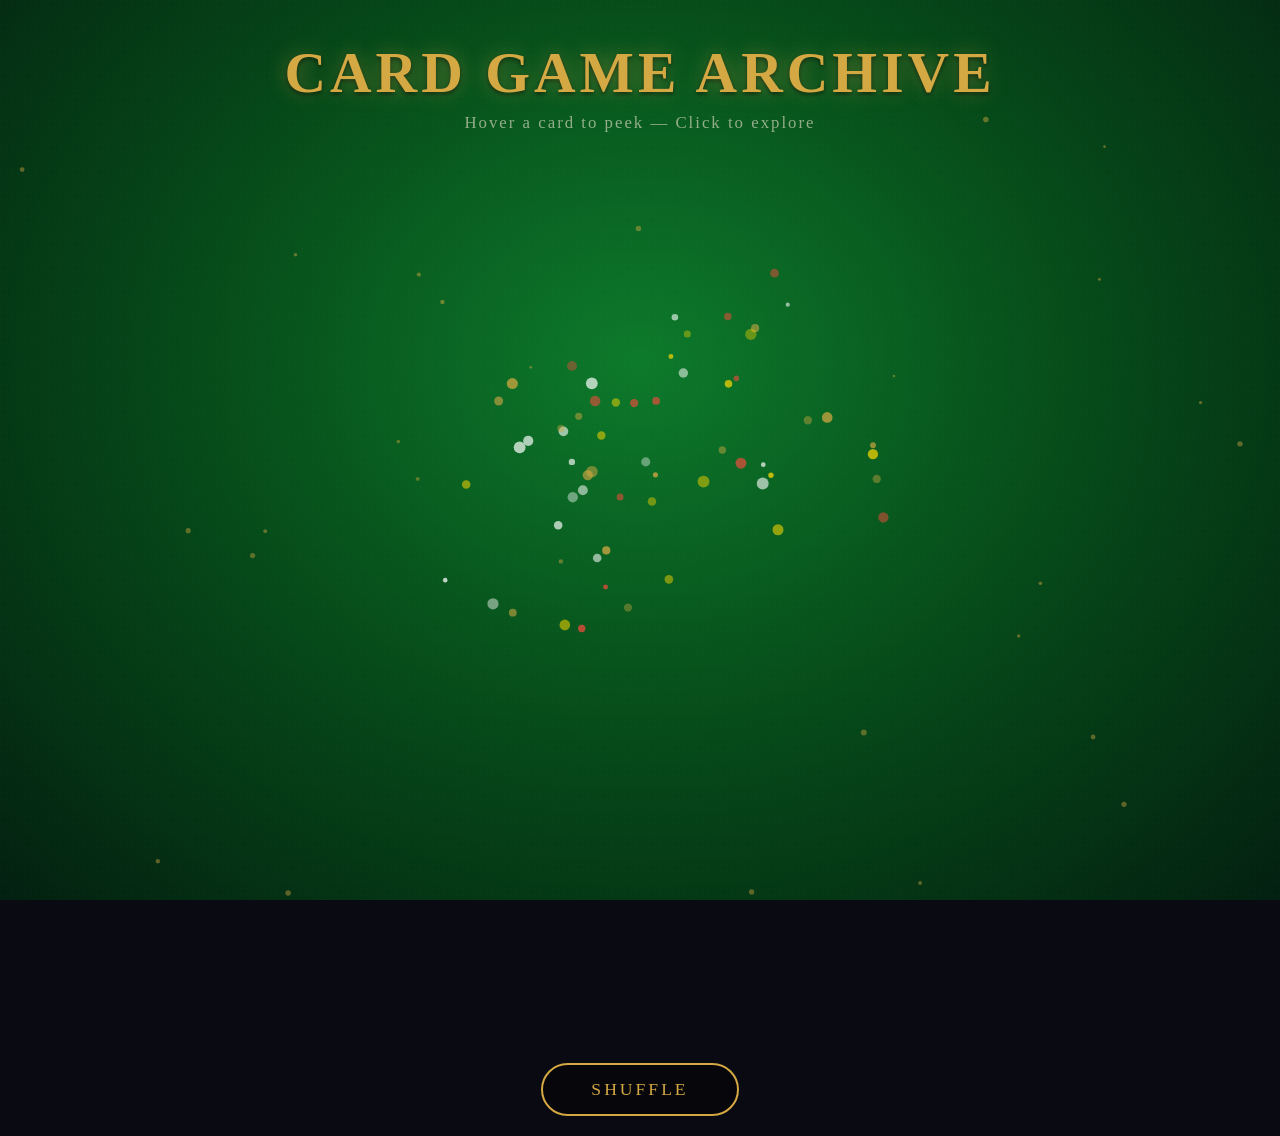
<file: card-archive/index.html>
<!DOCTYPE html>
<html lang="en">
<head>
  <meta charset="UTF-8">
  <meta name="viewport" content="width=device-width, initial-scale=1.0">
  <title>Card Game Archive</title>
  <link rel="stylesheet" href="style.css">
</head>
<body>
  <div class="felt-bg"></div>

  <header>
    <h1 class="title">Card Game Archive</h1>
    <p class="subtitle">Hover a card to peek &mdash; Click to explore</p>
  </header>

  <div class="table-scene">
    <div class="deck" id="deck"></div>
  </div>

  <div class="shuffle-btn-wrap">
    <button id="shuffleBtn" class="shuffle-btn">Shuffle</button>
  </div>

  <canvas id="particles"></canvas>

  <script src="cards.js"></script>
  <script src="main.js"></script>
</body>
</html>
</file>
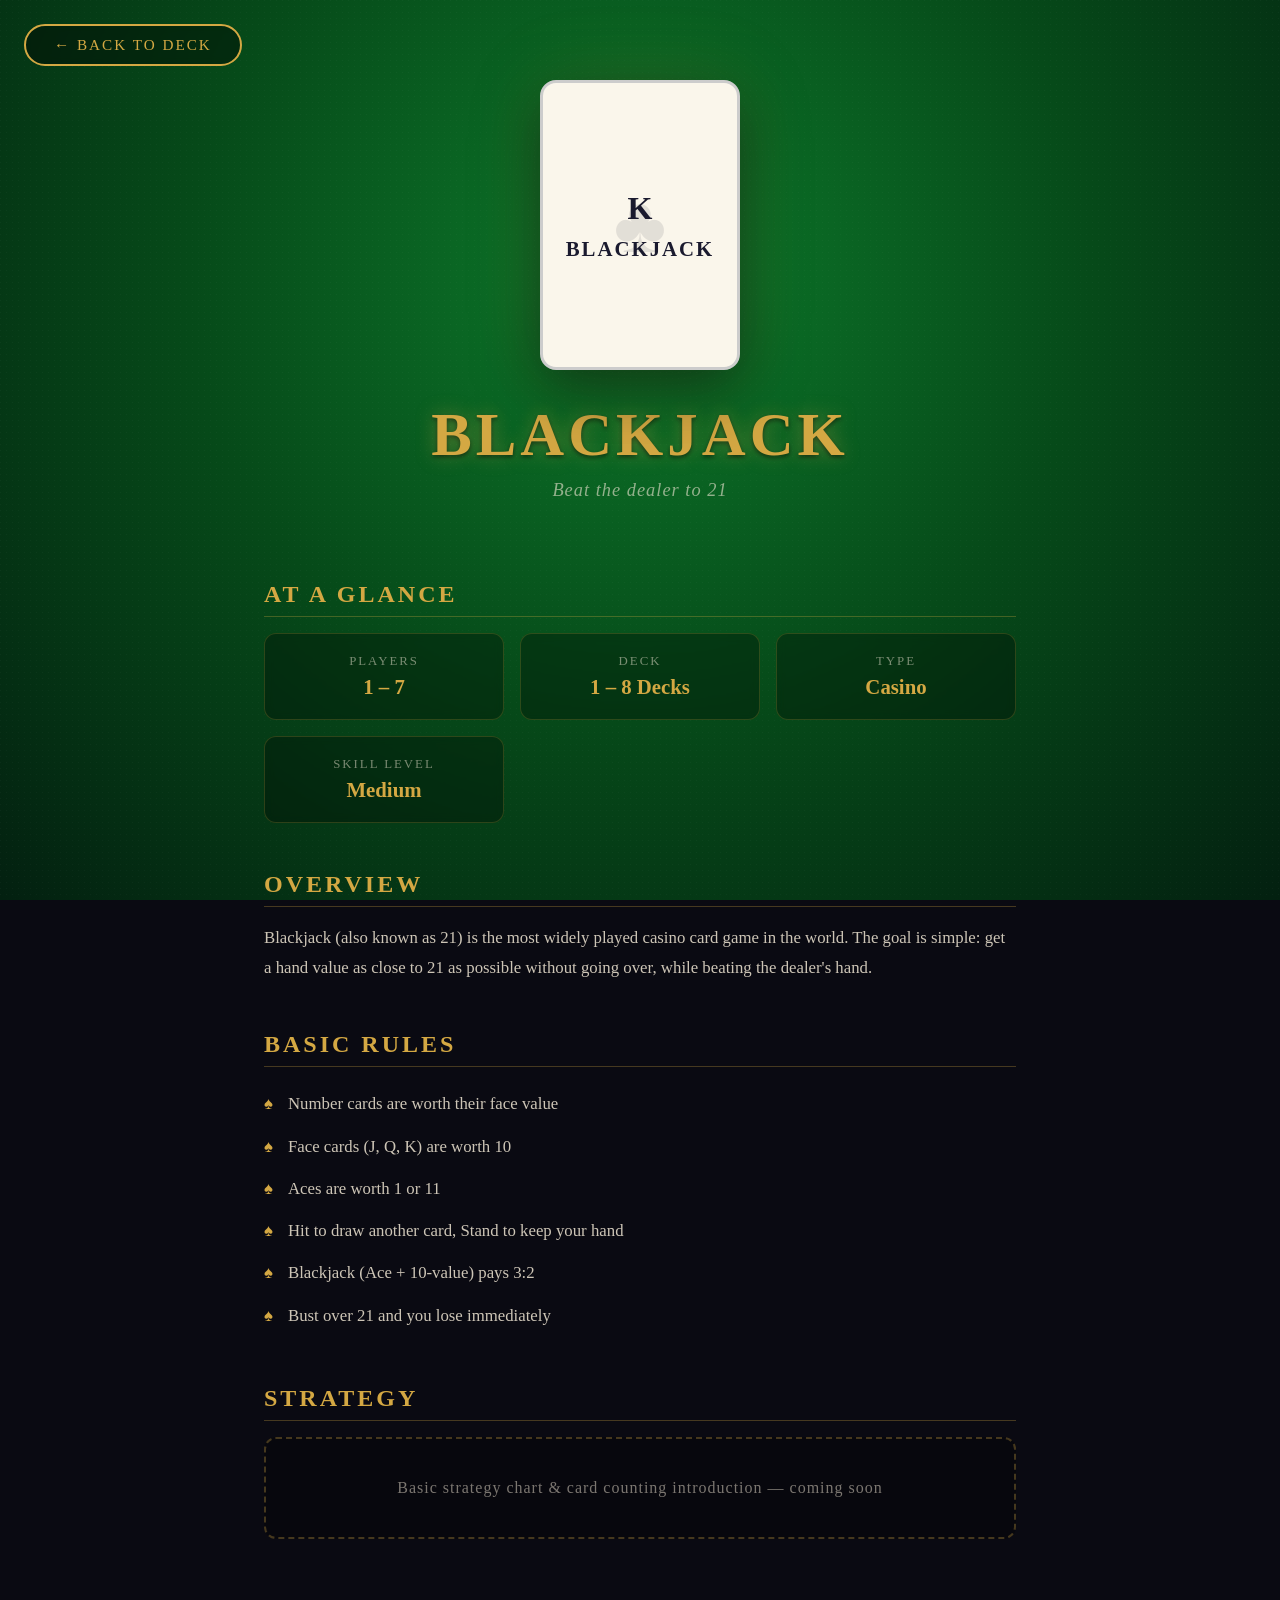
<file: card-archive/games/blackjack.html>
<!DOCTYPE html>
<html lang="en">
<head>
  <meta charset="UTF-8">
  <meta name="viewport" content="width=device-width, initial-scale=1.0">
  <title>Blackjack — Card Game Archive</title>
  <link rel="stylesheet" href="game-style.css">
</head>
<body>
  <div class="felt-bg"></div>
  <a href="../index.html" class="back-btn">&larr; Back to Deck</a>

  <div class="game-hero">
    <div class="hero-card" style="color: #1a1a2e">
      <span class="big-suit">&#9827;</span>
      <span class="game-rank">K</span>
      <span class="game-label">Blackjack</span>
    </div>
    <h1 class="game-title">Blackjack</h1>
    <p class="game-tagline">Beat the dealer to 21</p>
  </div>

  <div class="game-content">
    <div class="section">
      <h2 class="section-title">At a Glance</h2>
      <div class="info-grid">
        <div class="info-card">
          <div class="label">Players</div>
          <div class="value">1 – 7</div>
        </div>
        <div class="info-card">
          <div class="label">Deck</div>
          <div class="value">1 – 8 Decks</div>
        </div>
        <div class="info-card">
          <div class="label">Type</div>
          <div class="value">Casino</div>
        </div>
        <div class="info-card">
          <div class="label">Skill Level</div>
          <div class="value">Medium</div>
        </div>
      </div>
    </div>

    <div class="section">
      <h2 class="section-title">Overview</h2>
      <p>Blackjack (also known as 21) is the most widely played casino card game in the world. The goal is simple: get a hand value as close to 21 as possible without going over, while beating the dealer's hand.</p>
    </div>

    <div class="section">
      <h2 class="section-title">Basic Rules</h2>
      <ul>
        <li>Number cards are worth their face value</li>
        <li>Face cards (J, Q, K) are worth 10</li>
        <li>Aces are worth 1 or 11</li>
        <li>Hit to draw another card, Stand to keep your hand</li>
        <li>Blackjack (Ace + 10-value) pays 3:2</li>
        <li>Bust over 21 and you lose immediately</li>
      </ul>
    </div>

    <div class="section">
      <h2 class="section-title">Strategy</h2>
      <div class="placeholder-box">
        Basic strategy chart &amp; card counting introduction — coming soon
      </div>
    </div>
  </div>
</body>
</html>
</file>
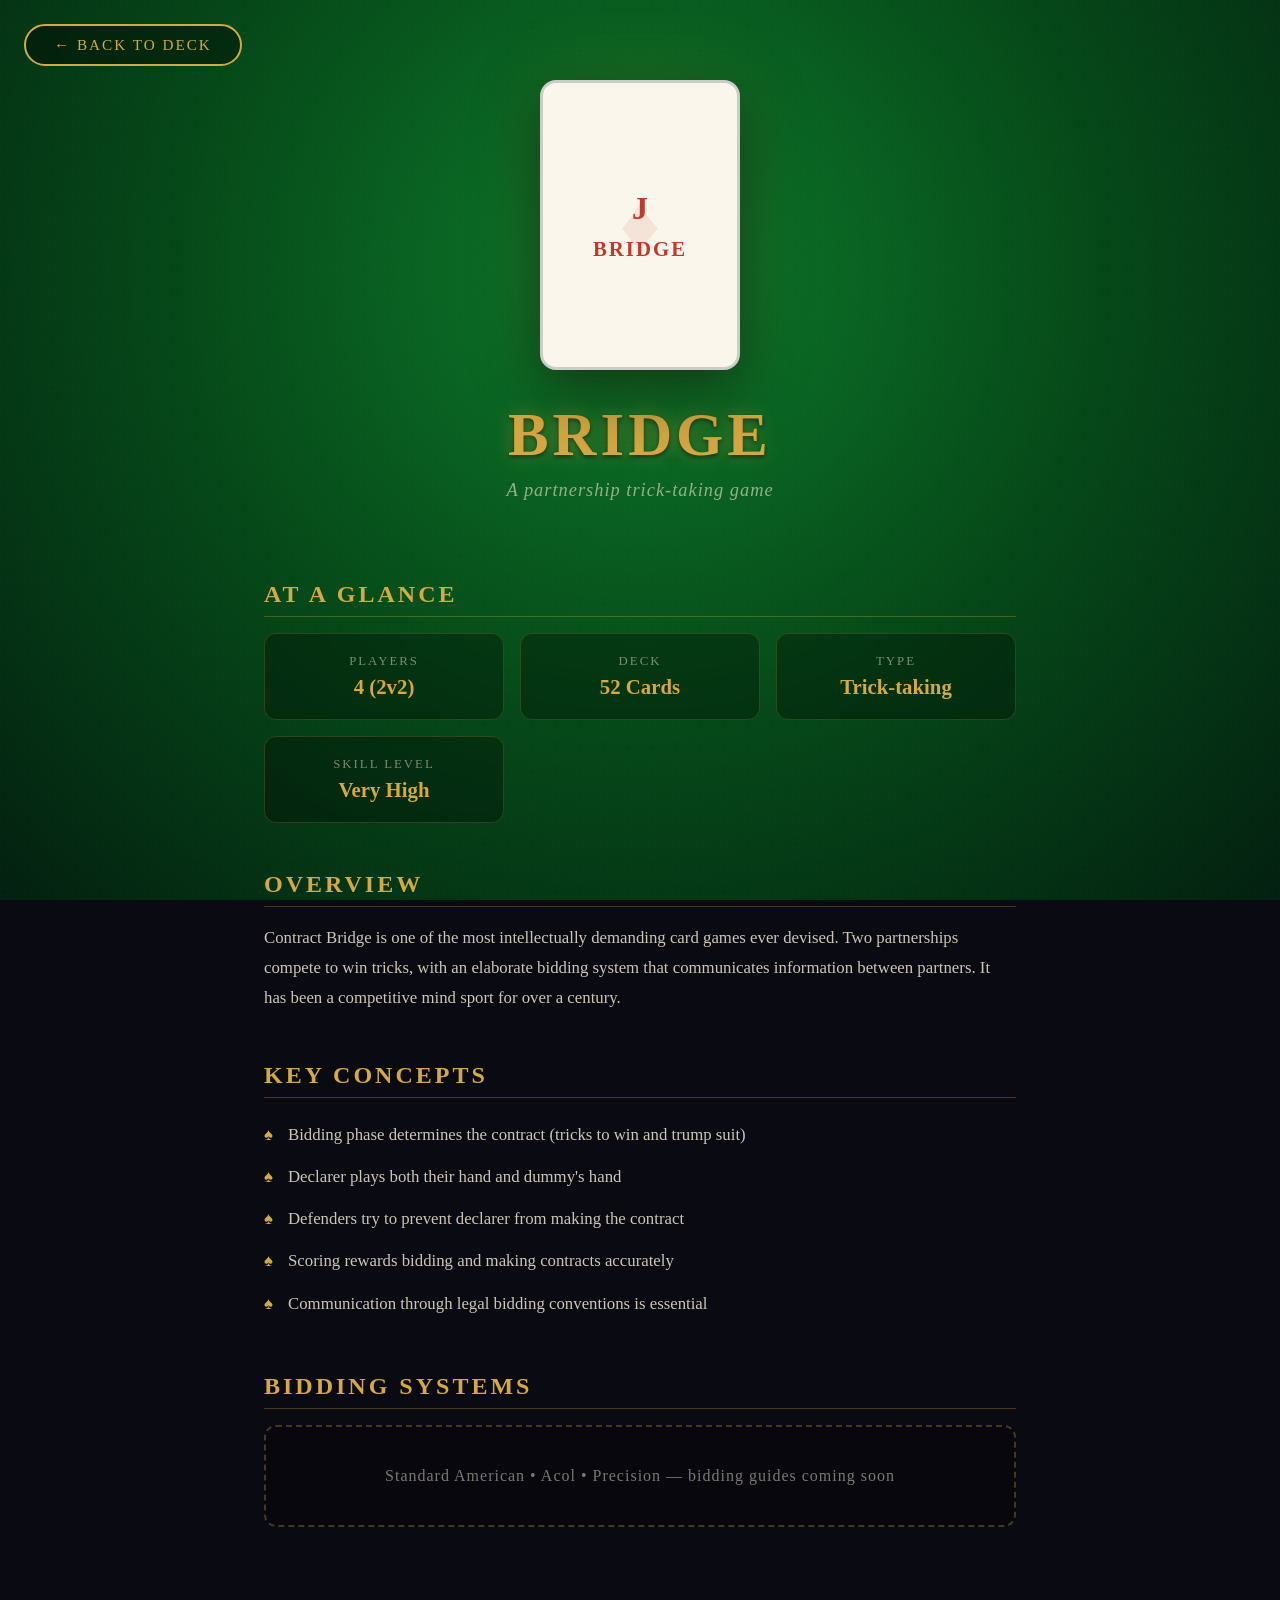
<file: card-archive/games/bridge.html>
<!DOCTYPE html>
<html lang="en">
<head>
  <meta charset="UTF-8">
  <meta name="viewport" content="width=device-width, initial-scale=1.0">
  <title>Bridge — Card Game Archive</title>
  <link rel="stylesheet" href="game-style.css">
</head>
<body>
  <div class="felt-bg"></div>
  <a href="../index.html" class="back-btn">&larr; Back to Deck</a>

  <div class="game-hero">
    <div class="hero-card" style="color: #c0392b">
      <span class="big-suit">&#9830;</span>
      <span class="game-rank">J</span>
      <span class="game-label">Bridge</span>
    </div>
    <h1 class="game-title">Bridge</h1>
    <p class="game-tagline">A partnership trick-taking game</p>
  </div>

  <div class="game-content">
    <div class="section">
      <h2 class="section-title">At a Glance</h2>
      <div class="info-grid">
        <div class="info-card">
          <div class="label">Players</div>
          <div class="value">4 (2v2)</div>
        </div>
        <div class="info-card">
          <div class="label">Deck</div>
          <div class="value">52 Cards</div>
        </div>
        <div class="info-card">
          <div class="label">Type</div>
          <div class="value">Trick-taking</div>
        </div>
        <div class="info-card">
          <div class="label">Skill Level</div>
          <div class="value">Very High</div>
        </div>
      </div>
    </div>

    <div class="section">
      <h2 class="section-title">Overview</h2>
      <p>Contract Bridge is one of the most intellectually demanding card games ever devised. Two partnerships compete to win tricks, with an elaborate bidding system that communicates information between partners. It has been a competitive mind sport for over a century.</p>
    </div>

    <div class="section">
      <h2 class="section-title">Key Concepts</h2>
      <ul>
        <li>Bidding phase determines the contract (tricks to win and trump suit)</li>
        <li>Declarer plays both their hand and dummy's hand</li>
        <li>Defenders try to prevent declarer from making the contract</li>
        <li>Scoring rewards bidding and making contracts accurately</li>
        <li>Communication through legal bidding conventions is essential</li>
      </ul>
    </div>

    <div class="section">
      <h2 class="section-title">Bidding Systems</h2>
      <div class="placeholder-box">
        Standard American &bull; Acol &bull; Precision — bidding guides coming soon
      </div>
    </div>
  </div>
</body>
</html>
</file>
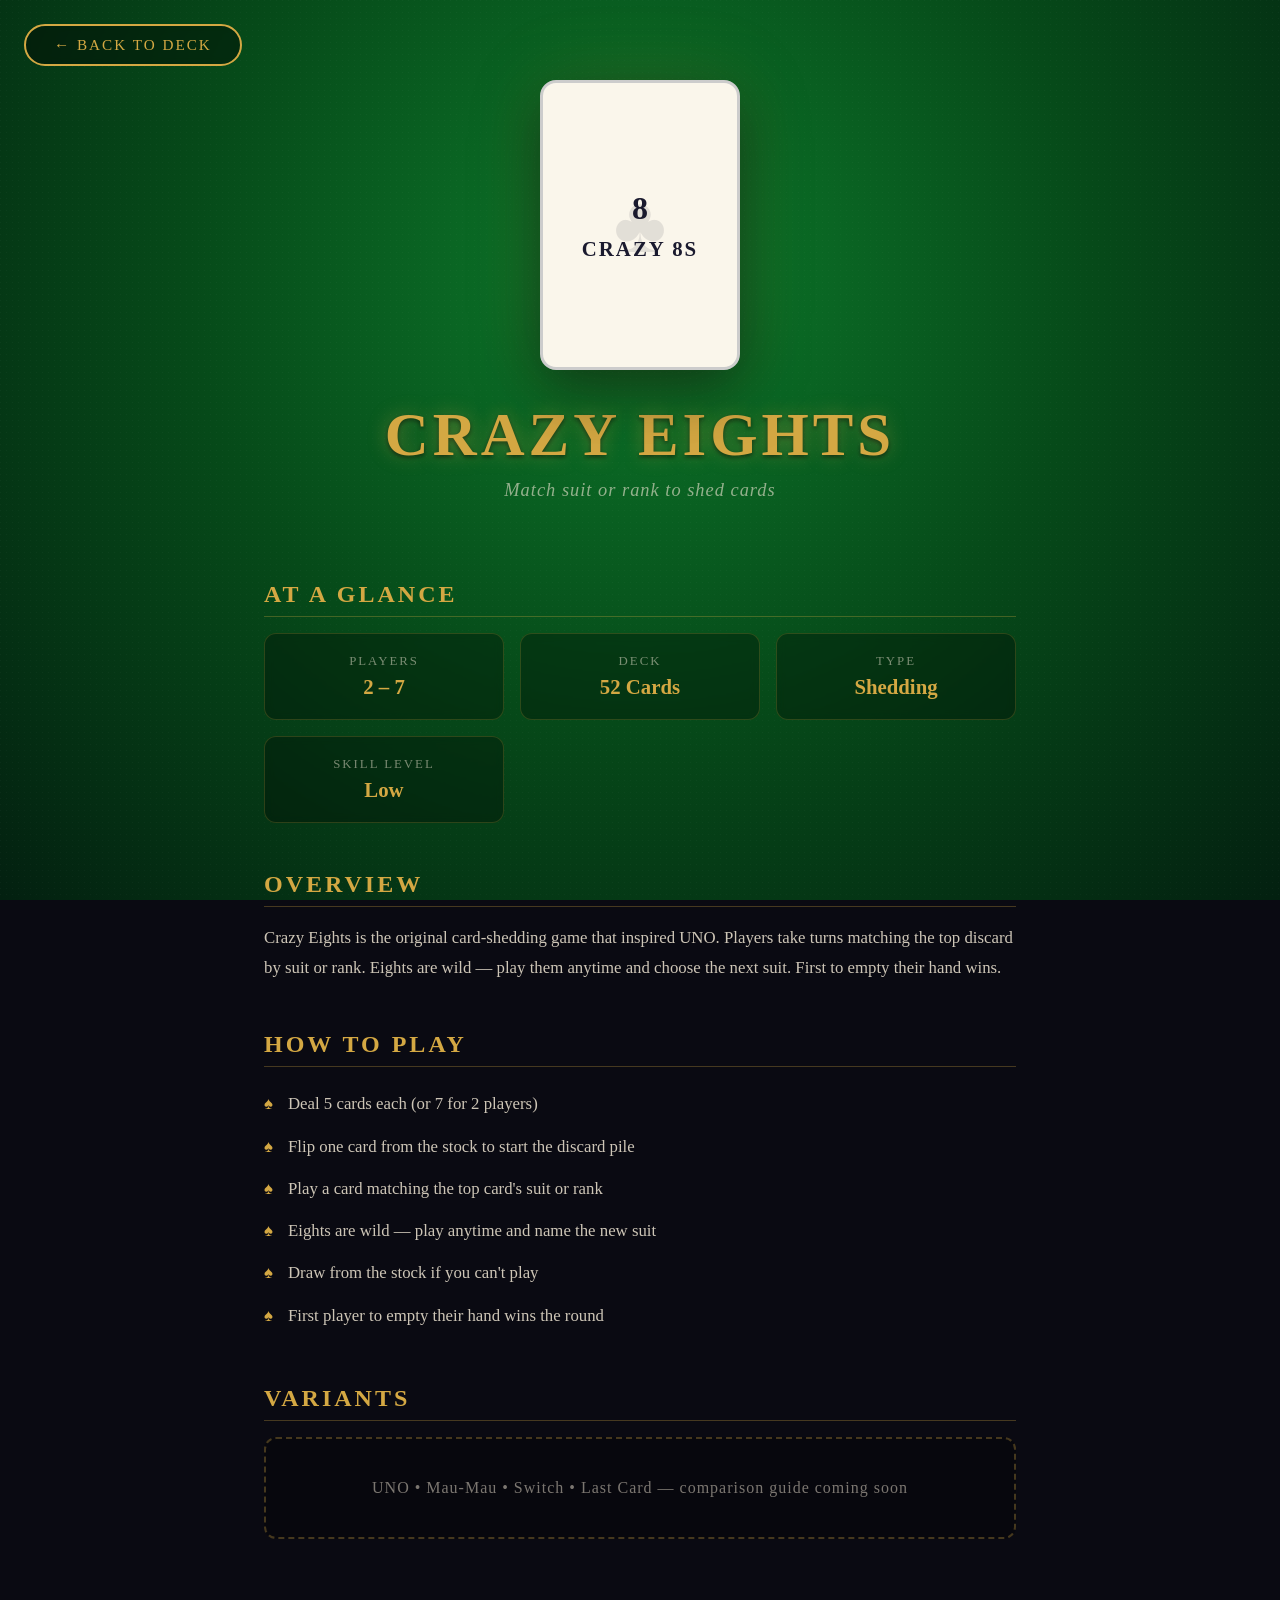
<file: card-archive/games/crazy-eights.html>
<!DOCTYPE html>
<html lang="en">
<head>
  <meta charset="UTF-8">
  <meta name="viewport" content="width=device-width, initial-scale=1.0">
  <title>Crazy Eights — Card Game Archive</title>
  <link rel="stylesheet" href="game-style.css">
</head>
<body>
  <div class="felt-bg"></div>
  <a href="../index.html" class="back-btn">&larr; Back to Deck</a>

  <div class="game-hero">
    <div class="hero-card" style="color: #1a1a2e">
      <span class="big-suit">&#9827;</span>
      <span class="game-rank">8</span>
      <span class="game-label">Crazy 8s</span>
    </div>
    <h1 class="game-title">Crazy Eights</h1>
    <p class="game-tagline">Match suit or rank to shed cards</p>
  </div>

  <div class="game-content">
    <div class="section">
      <h2 class="section-title">At a Glance</h2>
      <div class="info-grid">
        <div class="info-card">
          <div class="label">Players</div>
          <div class="value">2 – 7</div>
        </div>
        <div class="info-card">
          <div class="label">Deck</div>
          <div class="value">52 Cards</div>
        </div>
        <div class="info-card">
          <div class="label">Type</div>
          <div class="value">Shedding</div>
        </div>
        <div class="info-card">
          <div class="label">Skill Level</div>
          <div class="value">Low</div>
        </div>
      </div>
    </div>

    <div class="section">
      <h2 class="section-title">Overview</h2>
      <p>Crazy Eights is the original card-shedding game that inspired UNO. Players take turns matching the top discard by suit or rank. Eights are wild — play them anytime and choose the next suit. First to empty their hand wins.</p>
    </div>

    <div class="section">
      <h2 class="section-title">How to Play</h2>
      <ul>
        <li>Deal 5 cards each (or 7 for 2 players)</li>
        <li>Flip one card from the stock to start the discard pile</li>
        <li>Play a card matching the top card's suit or rank</li>
        <li>Eights are wild — play anytime and name the new suit</li>
        <li>Draw from the stock if you can't play</li>
        <li>First player to empty their hand wins the round</li>
      </ul>
    </div>

    <div class="section">
      <h2 class="section-title">Variants</h2>
      <div class="placeholder-box">
        UNO &bull; Mau-Mau &bull; Switch &bull; Last Card — comparison guide coming soon
      </div>
    </div>
  </div>
</body>
</html>
</file>
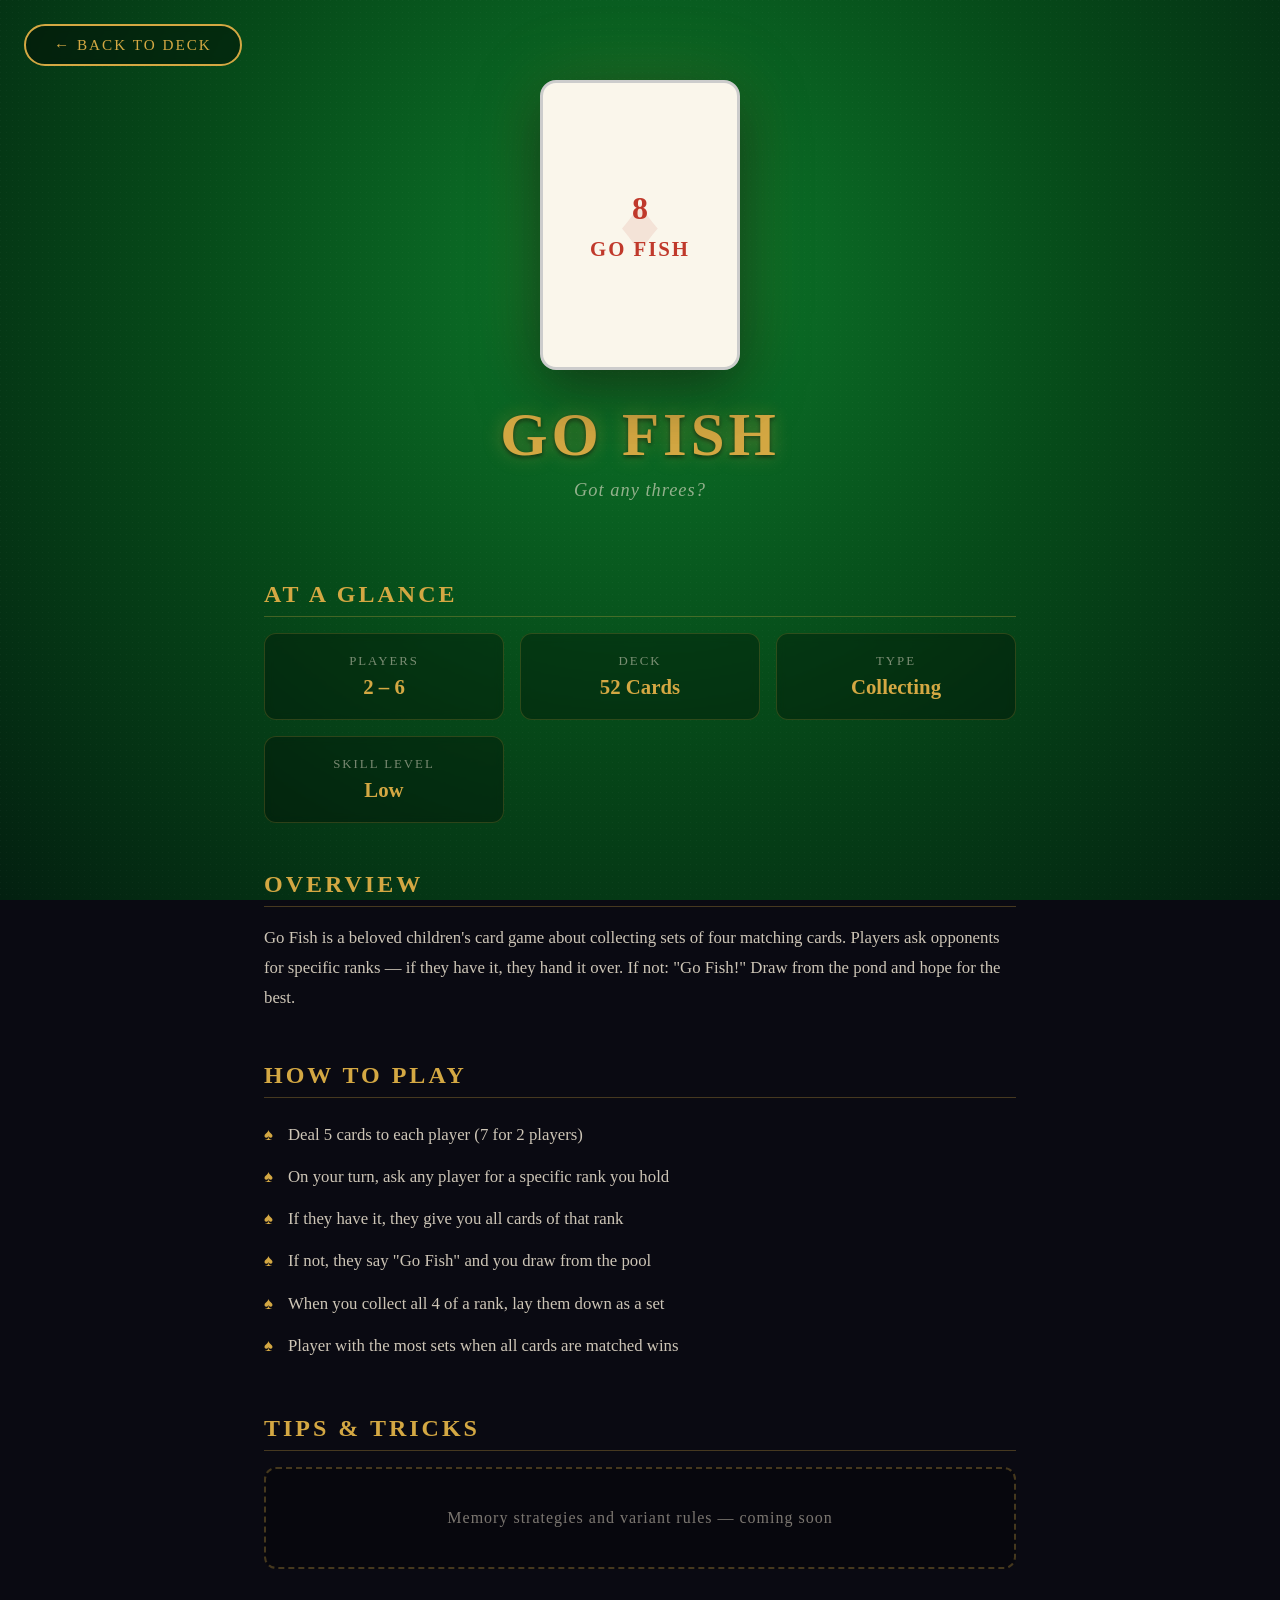
<file: card-archive/games/go-fish.html>
<!DOCTYPE html>
<html lang="en">
<head>
  <meta charset="UTF-8">
  <meta name="viewport" content="width=device-width, initial-scale=1.0">
  <title>Go Fish — Card Game Archive</title>
  <link rel="stylesheet" href="game-style.css">
</head>
<body>
  <div class="felt-bg"></div>
  <a href="../index.html" class="back-btn">&larr; Back to Deck</a>

  <div class="game-hero">
    <div class="hero-card" style="color: #c0392b">
      <span class="big-suit">&#9830;</span>
      <span class="game-rank">8</span>
      <span class="game-label">Go Fish</span>
    </div>
    <h1 class="game-title">Go Fish</h1>
    <p class="game-tagline">Got any threes?</p>
  </div>

  <div class="game-content">
    <div class="section">
      <h2 class="section-title">At a Glance</h2>
      <div class="info-grid">
        <div class="info-card">
          <div class="label">Players</div>
          <div class="value">2 – 6</div>
        </div>
        <div class="info-card">
          <div class="label">Deck</div>
          <div class="value">52 Cards</div>
        </div>
        <div class="info-card">
          <div class="label">Type</div>
          <div class="value">Collecting</div>
        </div>
        <div class="info-card">
          <div class="label">Skill Level</div>
          <div class="value">Low</div>
        </div>
      </div>
    </div>

    <div class="section">
      <h2 class="section-title">Overview</h2>
      <p>Go Fish is a beloved children's card game about collecting sets of four matching cards. Players ask opponents for specific ranks — if they have it, they hand it over. If not: "Go Fish!" Draw from the pond and hope for the best.</p>
    </div>

    <div class="section">
      <h2 class="section-title">How to Play</h2>
      <ul>
        <li>Deal 5 cards to each player (7 for 2 players)</li>
        <li>On your turn, ask any player for a specific rank you hold</li>
        <li>If they have it, they give you all cards of that rank</li>
        <li>If not, they say "Go Fish" and you draw from the pool</li>
        <li>When you collect all 4 of a rank, lay them down as a set</li>
        <li>Player with the most sets when all cards are matched wins</li>
      </ul>
    </div>

    <div class="section">
      <h2 class="section-title">Tips & Tricks</h2>
      <div class="placeholder-box">
        Memory strategies and variant rules — coming soon
      </div>
    </div>
  </div>
</body>
</html>
</file>
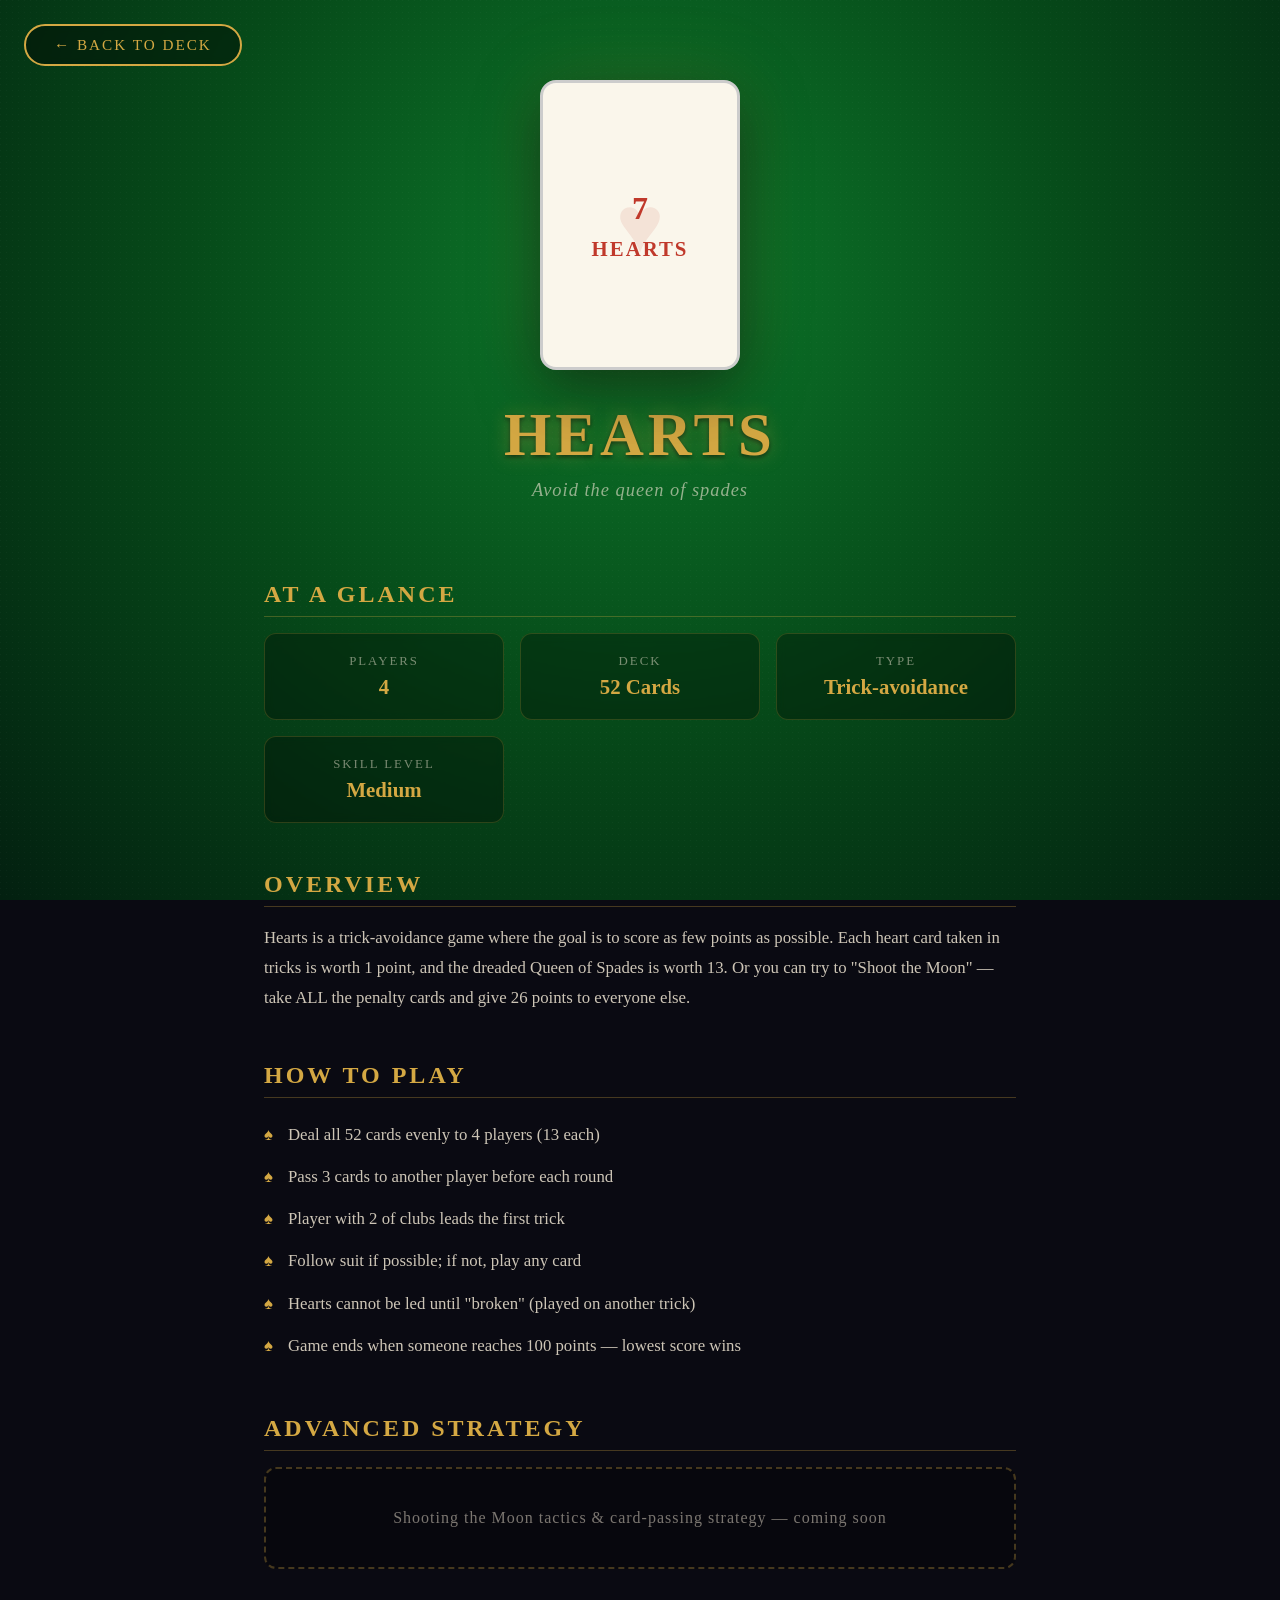
<file: card-archive/games/hearts.html>
<!DOCTYPE html>
<html lang="en">
<head>
  <meta charset="UTF-8">
  <meta name="viewport" content="width=device-width, initial-scale=1.0">
  <title>Hearts — Card Game Archive</title>
  <link rel="stylesheet" href="game-style.css">
</head>
<body>
  <div class="felt-bg"></div>
  <a href="../index.html" class="back-btn">&larr; Back to Deck</a>

  <div class="game-hero">
    <div class="hero-card" style="color: #c0392b">
      <span class="big-suit">&#9829;</span>
      <span class="game-rank">7</span>
      <span class="game-label">Hearts</span>
    </div>
    <h1 class="game-title">Hearts</h1>
    <p class="game-tagline">Avoid the queen of spades</p>
  </div>

  <div class="game-content">
    <div class="section">
      <h2 class="section-title">At a Glance</h2>
      <div class="info-grid">
        <div class="info-card">
          <div class="label">Players</div>
          <div class="value">4</div>
        </div>
        <div class="info-card">
          <div class="label">Deck</div>
          <div class="value">52 Cards</div>
        </div>
        <div class="info-card">
          <div class="label">Type</div>
          <div class="value">Trick-avoidance</div>
        </div>
        <div class="info-card">
          <div class="label">Skill Level</div>
          <div class="value">Medium</div>
        </div>
      </div>
    </div>

    <div class="section">
      <h2 class="section-title">Overview</h2>
      <p>Hearts is a trick-avoidance game where the goal is to score as few points as possible. Each heart card taken in tricks is worth 1 point, and the dreaded Queen of Spades is worth 13. Or you can try to "Shoot the Moon" — take ALL the penalty cards and give 26 points to everyone else.</p>
    </div>

    <div class="section">
      <h2 class="section-title">How to Play</h2>
      <ul>
        <li>Deal all 52 cards evenly to 4 players (13 each)</li>
        <li>Pass 3 cards to another player before each round</li>
        <li>Player with 2 of clubs leads the first trick</li>
        <li>Follow suit if possible; if not, play any card</li>
        <li>Hearts cannot be led until "broken" (played on another trick)</li>
        <li>Game ends when someone reaches 100 points — lowest score wins</li>
      </ul>
    </div>

    <div class="section">
      <h2 class="section-title">Advanced Strategy</h2>
      <div class="placeholder-box">
        Shooting the Moon tactics &amp; card-passing strategy — coming soon
      </div>
    </div>
  </div>
</body>
</html>
</file>
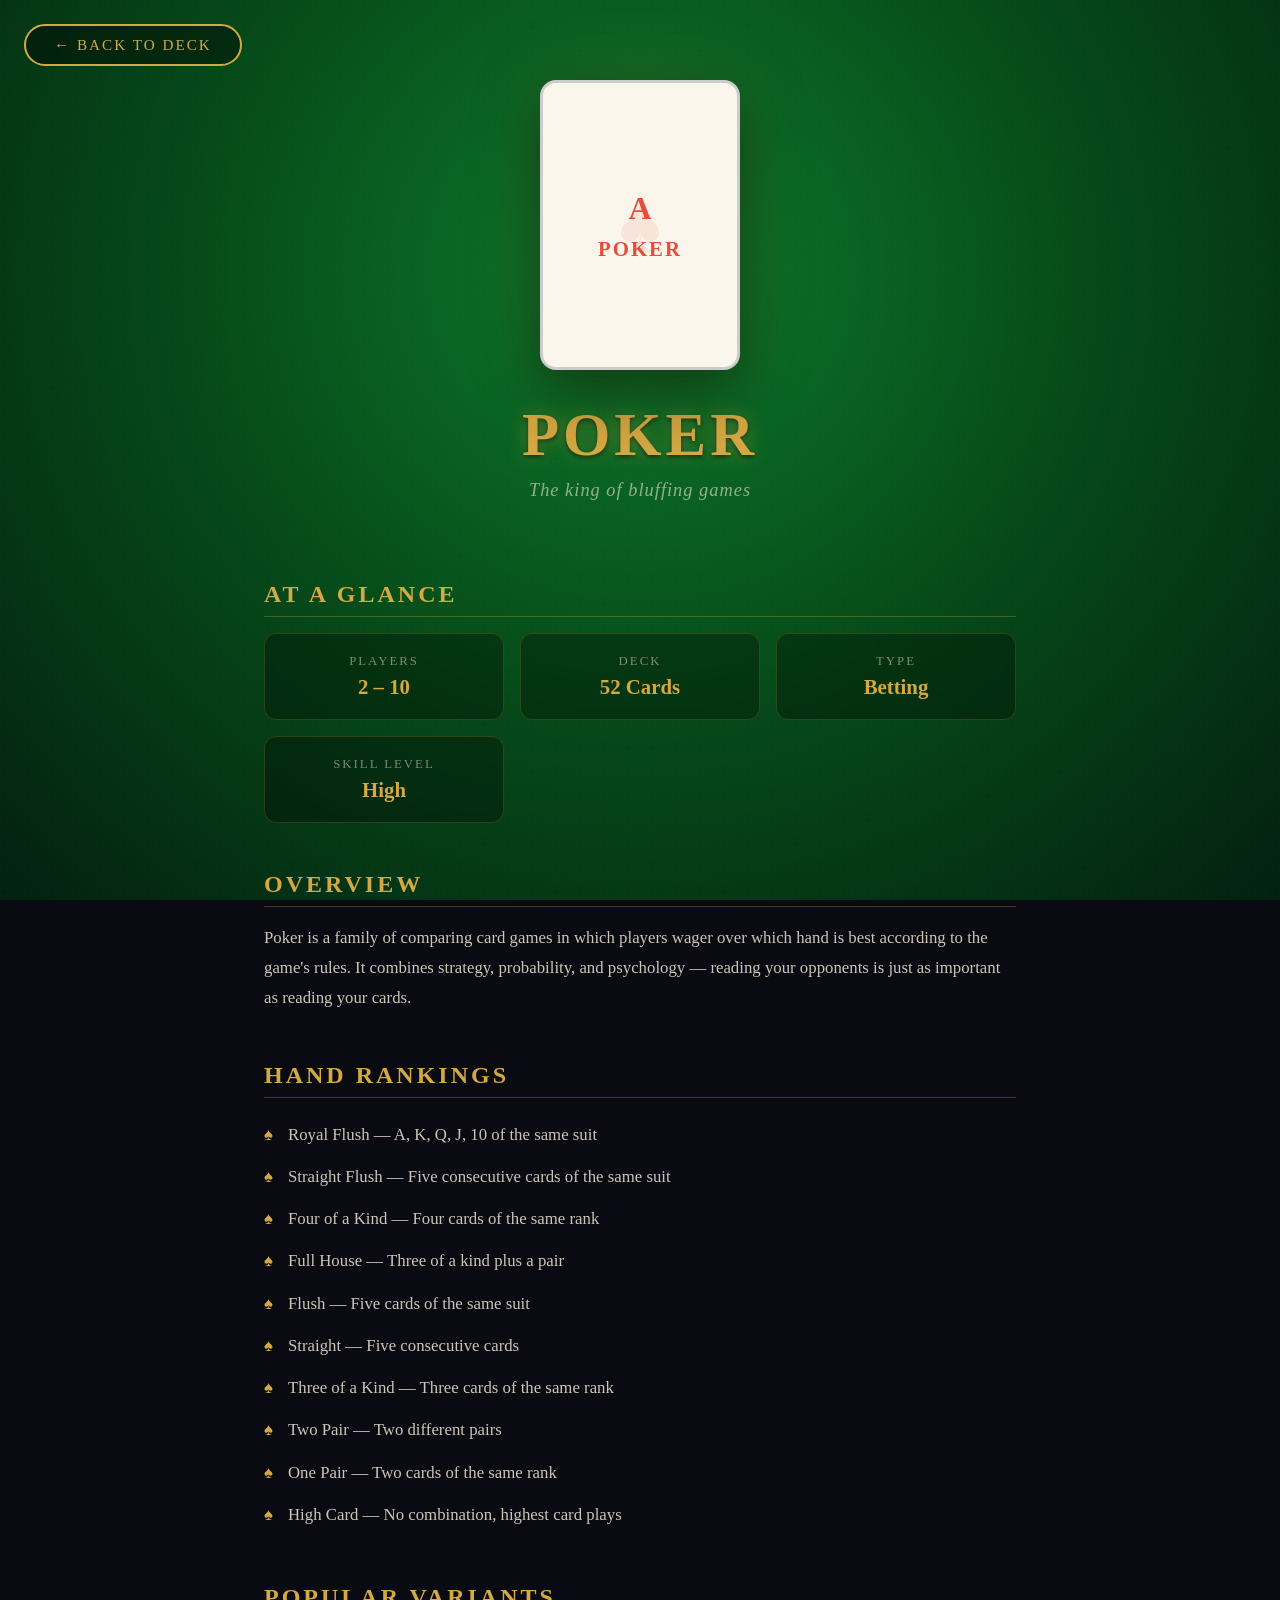
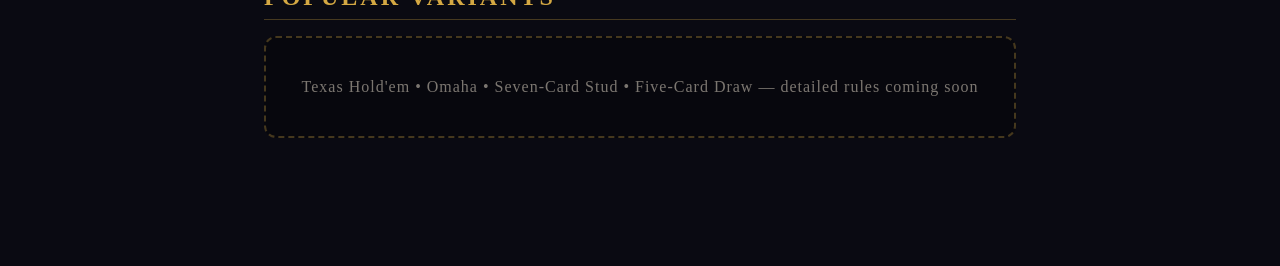
<file: card-archive/games/poker.html>
<!DOCTYPE html>
<html lang="en">
<head>
  <meta charset="UTF-8">
  <meta name="viewport" content="width=device-width, initial-scale=1.0">
  <title>Poker — Card Game Archive</title>
  <link rel="stylesheet" href="game-style.css">
</head>
<body>
  <div class="felt-bg"></div>
  <a href="../index.html" class="back-btn">&larr; Back to Deck</a>

  <div class="game-hero">
    <div class="hero-card" style="color: #e74c3c">
      <span class="big-suit">&#9824;</span>
      <span class="game-rank">A</span>
      <span class="game-label">Poker</span>
    </div>
    <h1 class="game-title">Poker</h1>
    <p class="game-tagline">The king of bluffing games</p>
  </div>

  <div class="game-content">
    <div class="section">
      <h2 class="section-title">At a Glance</h2>
      <div class="info-grid">
        <div class="info-card">
          <div class="label">Players</div>
          <div class="value">2 – 10</div>
        </div>
        <div class="info-card">
          <div class="label">Deck</div>
          <div class="value">52 Cards</div>
        </div>
        <div class="info-card">
          <div class="label">Type</div>
          <div class="value">Betting</div>
        </div>
        <div class="info-card">
          <div class="label">Skill Level</div>
          <div class="value">High</div>
        </div>
      </div>
    </div>

    <div class="section">
      <h2 class="section-title">Overview</h2>
      <p>Poker is a family of comparing card games in which players wager over which hand is best according to the game's rules. It combines strategy, probability, and psychology — reading your opponents is just as important as reading your cards.</p>
    </div>

    <div class="section">
      <h2 class="section-title">Hand Rankings</h2>
      <ul>
        <li>Royal Flush — A, K, Q, J, 10 of the same suit</li>
        <li>Straight Flush — Five consecutive cards of the same suit</li>
        <li>Four of a Kind — Four cards of the same rank</li>
        <li>Full House — Three of a kind plus a pair</li>
        <li>Flush — Five cards of the same suit</li>
        <li>Straight — Five consecutive cards</li>
        <li>Three of a Kind — Three cards of the same rank</li>
        <li>Two Pair — Two different pairs</li>
        <li>One Pair — Two cards of the same rank</li>
        <li>High Card — No combination, highest card plays</li>
      </ul>
    </div>

    <div class="section">
      <h2 class="section-title">Popular Variants</h2>
      <div class="placeholder-box">
        Texas Hold'em &bull; Omaha &bull; Seven-Card Stud &bull; Five-Card Draw — detailed rules coming soon
      </div>
    </div>
  </div>
</body>
</html>
</file>
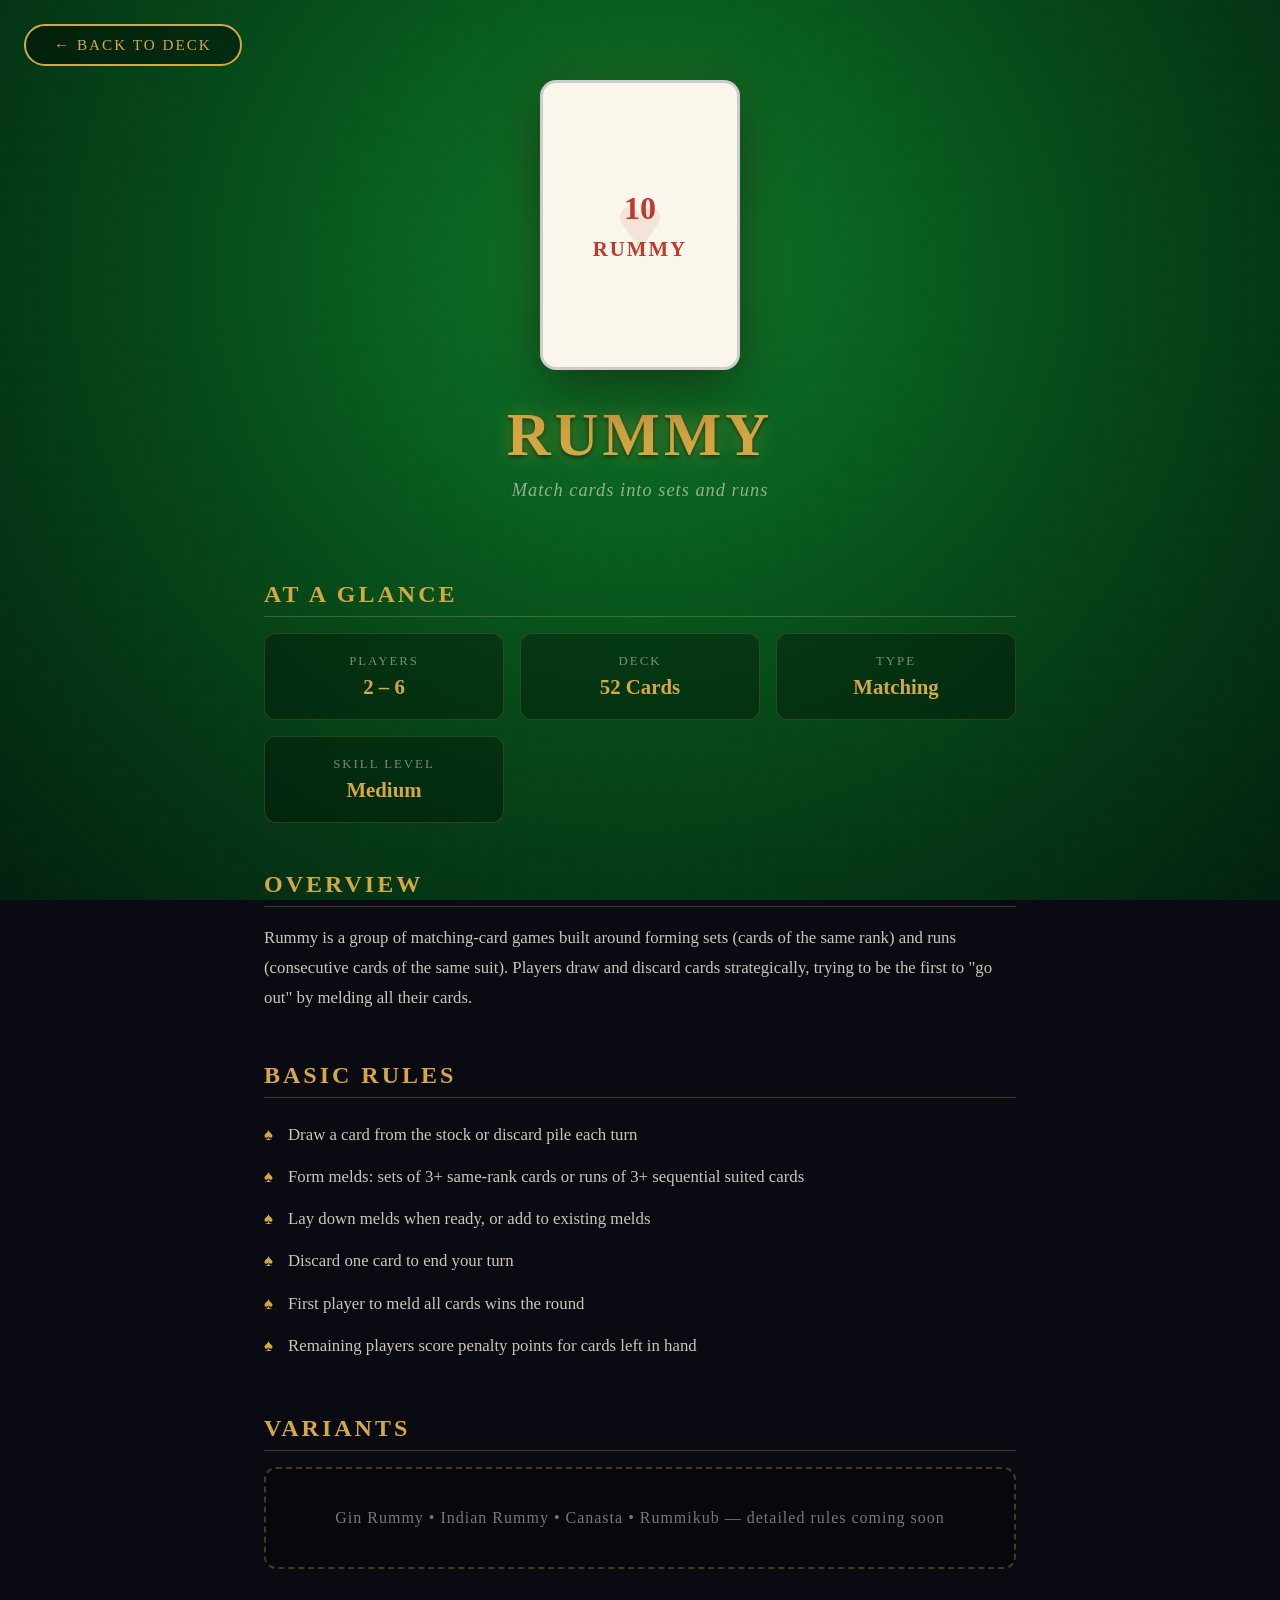
<file: card-archive/games/rummy.html>
<!DOCTYPE html>
<html lang="en">
<head>
  <meta charset="UTF-8">
  <meta name="viewport" content="width=device-width, initial-scale=1.0">
  <title>Rummy — Card Game Archive</title>
  <link rel="stylesheet" href="game-style.css">
</head>
<body>
  <div class="felt-bg"></div>
  <a href="../index.html" class="back-btn">&larr; Back to Deck</a>

  <div class="game-hero">
    <div class="hero-card" style="color: #c0392b">
      <span class="big-suit">&#9829;</span>
      <span class="game-rank">10</span>
      <span class="game-label">Rummy</span>
    </div>
    <h1 class="game-title">Rummy</h1>
    <p class="game-tagline">Match cards into sets and runs</p>
  </div>

  <div class="game-content">
    <div class="section">
      <h2 class="section-title">At a Glance</h2>
      <div class="info-grid">
        <div class="info-card">
          <div class="label">Players</div>
          <div class="value">2 – 6</div>
        </div>
        <div class="info-card">
          <div class="label">Deck</div>
          <div class="value">52 Cards</div>
        </div>
        <div class="info-card">
          <div class="label">Type</div>
          <div class="value">Matching</div>
        </div>
        <div class="info-card">
          <div class="label">Skill Level</div>
          <div class="value">Medium</div>
        </div>
      </div>
    </div>

    <div class="section">
      <h2 class="section-title">Overview</h2>
      <p>Rummy is a group of matching-card games built around forming sets (cards of the same rank) and runs (consecutive cards of the same suit). Players draw and discard cards strategically, trying to be the first to "go out" by melding all their cards.</p>
    </div>

    <div class="section">
      <h2 class="section-title">Basic Rules</h2>
      <ul>
        <li>Draw a card from the stock or discard pile each turn</li>
        <li>Form melds: sets of 3+ same-rank cards or runs of 3+ sequential suited cards</li>
        <li>Lay down melds when ready, or add to existing melds</li>
        <li>Discard one card to end your turn</li>
        <li>First player to meld all cards wins the round</li>
        <li>Remaining players score penalty points for cards left in hand</li>
      </ul>
    </div>

    <div class="section">
      <h2 class="section-title">Variants</h2>
      <div class="placeholder-box">
        Gin Rummy &bull; Indian Rummy &bull; Canasta &bull; Rummikub — detailed rules coming soon
      </div>
    </div>
  </div>
</body>
</html>
</file>
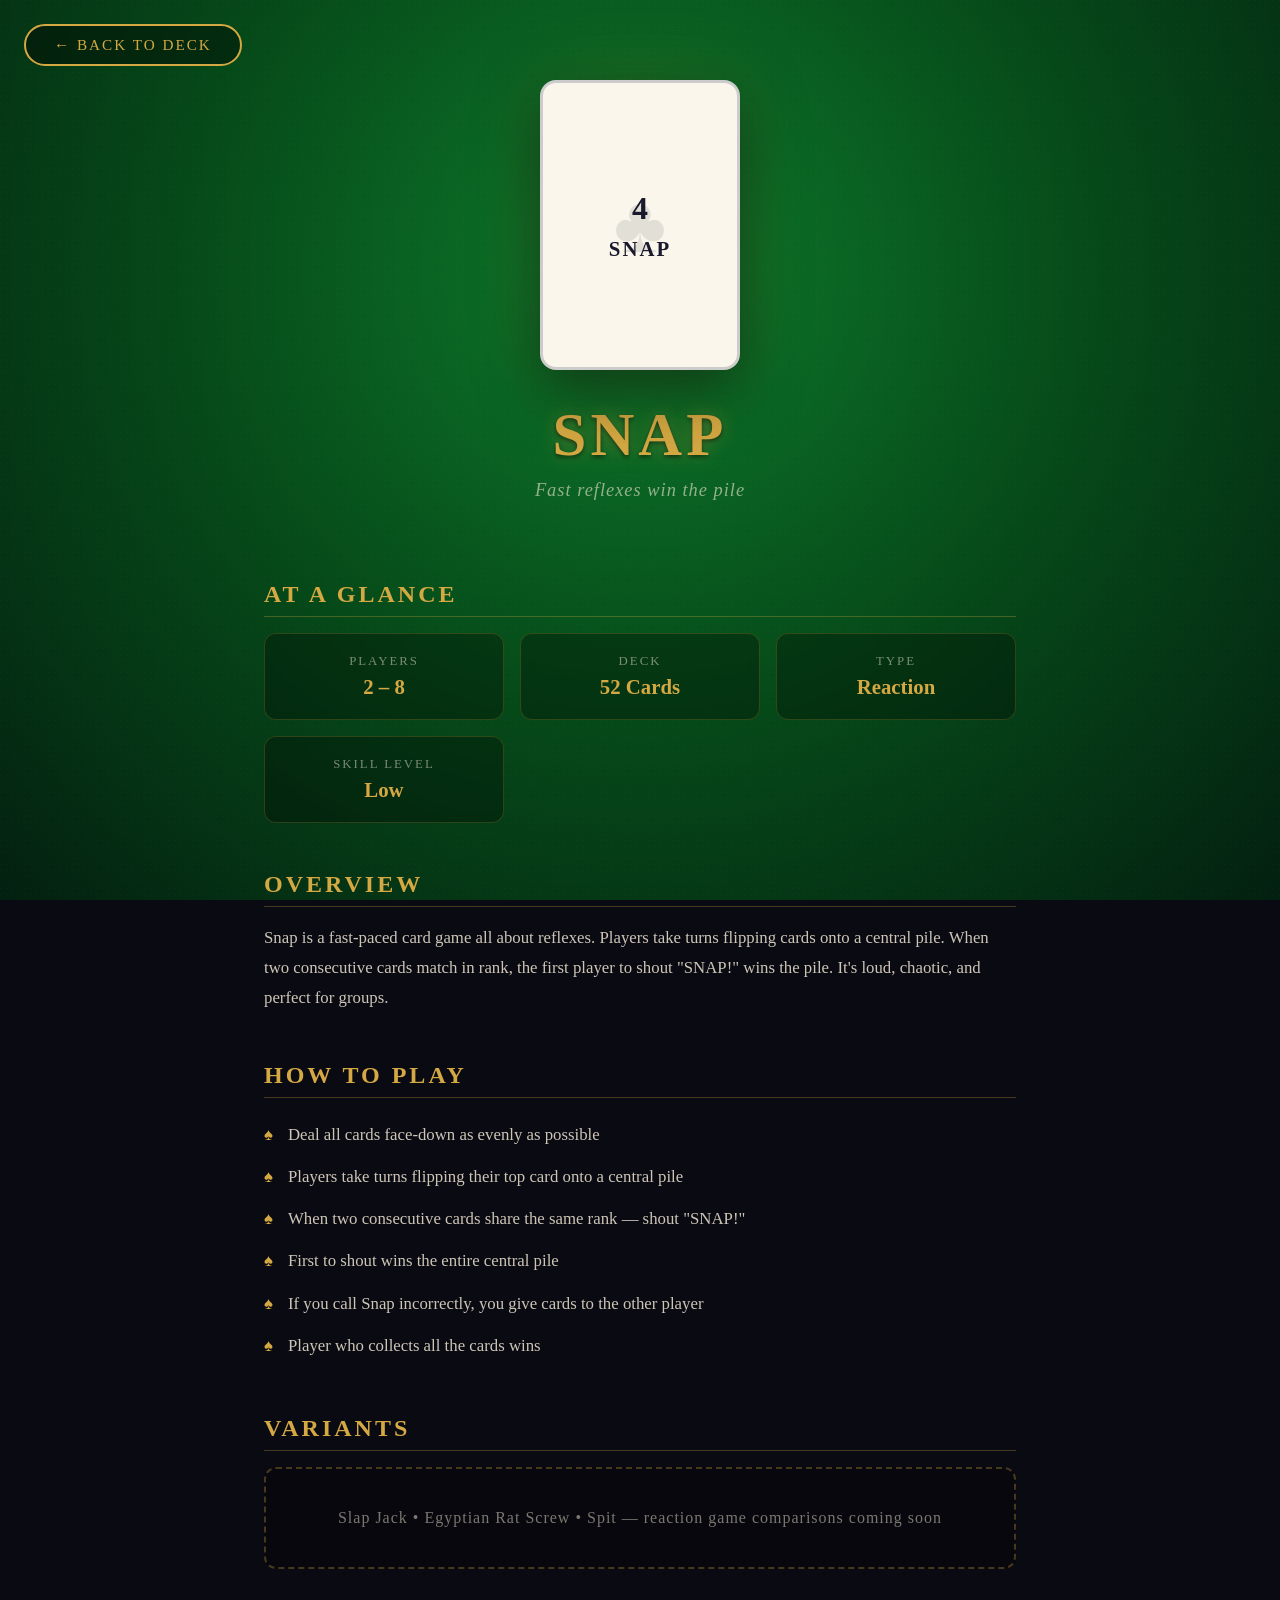
<file: card-archive/games/snap.html>
<!DOCTYPE html>
<html lang="en">
<head>
  <meta charset="UTF-8">
  <meta name="viewport" content="width=device-width, initial-scale=1.0">
  <title>Snap — Card Game Archive</title>
  <link rel="stylesheet" href="game-style.css">
</head>
<body>
  <div class="felt-bg"></div>
  <a href="../index.html" class="back-btn">&larr; Back to Deck</a>

  <div class="game-hero">
    <div class="hero-card" style="color: #1a1a2e">
      <span class="big-suit">&#9827;</span>
      <span class="game-rank">4</span>
      <span class="game-label">Snap</span>
    </div>
    <h1 class="game-title">Snap</h1>
    <p class="game-tagline">Fast reflexes win the pile</p>
  </div>

  <div class="game-content">
    <div class="section">
      <h2 class="section-title">At a Glance</h2>
      <div class="info-grid">
        <div class="info-card">
          <div class="label">Players</div>
          <div class="value">2 – 8</div>
        </div>
        <div class="info-card">
          <div class="label">Deck</div>
          <div class="value">52 Cards</div>
        </div>
        <div class="info-card">
          <div class="label">Type</div>
          <div class="value">Reaction</div>
        </div>
        <div class="info-card">
          <div class="label">Skill Level</div>
          <div class="value">Low</div>
        </div>
      </div>
    </div>

    <div class="section">
      <h2 class="section-title">Overview</h2>
      <p>Snap is a fast-paced card game all about reflexes. Players take turns flipping cards onto a central pile. When two consecutive cards match in rank, the first player to shout "SNAP!" wins the pile. It's loud, chaotic, and perfect for groups.</p>
    </div>

    <div class="section">
      <h2 class="section-title">How to Play</h2>
      <ul>
        <li>Deal all cards face-down as evenly as possible</li>
        <li>Players take turns flipping their top card onto a central pile</li>
        <li>When two consecutive cards share the same rank — shout "SNAP!"</li>
        <li>First to shout wins the entire central pile</li>
        <li>If you call Snap incorrectly, you give cards to the other player</li>
        <li>Player who collects all the cards wins</li>
      </ul>
    </div>

    <div class="section">
      <h2 class="section-title">Variants</h2>
      <div class="placeholder-box">
        Slap Jack &bull; Egyptian Rat Screw &bull; Spit — reaction game comparisons coming soon
      </div>
    </div>
  </div>
</body>
</html>
</file>
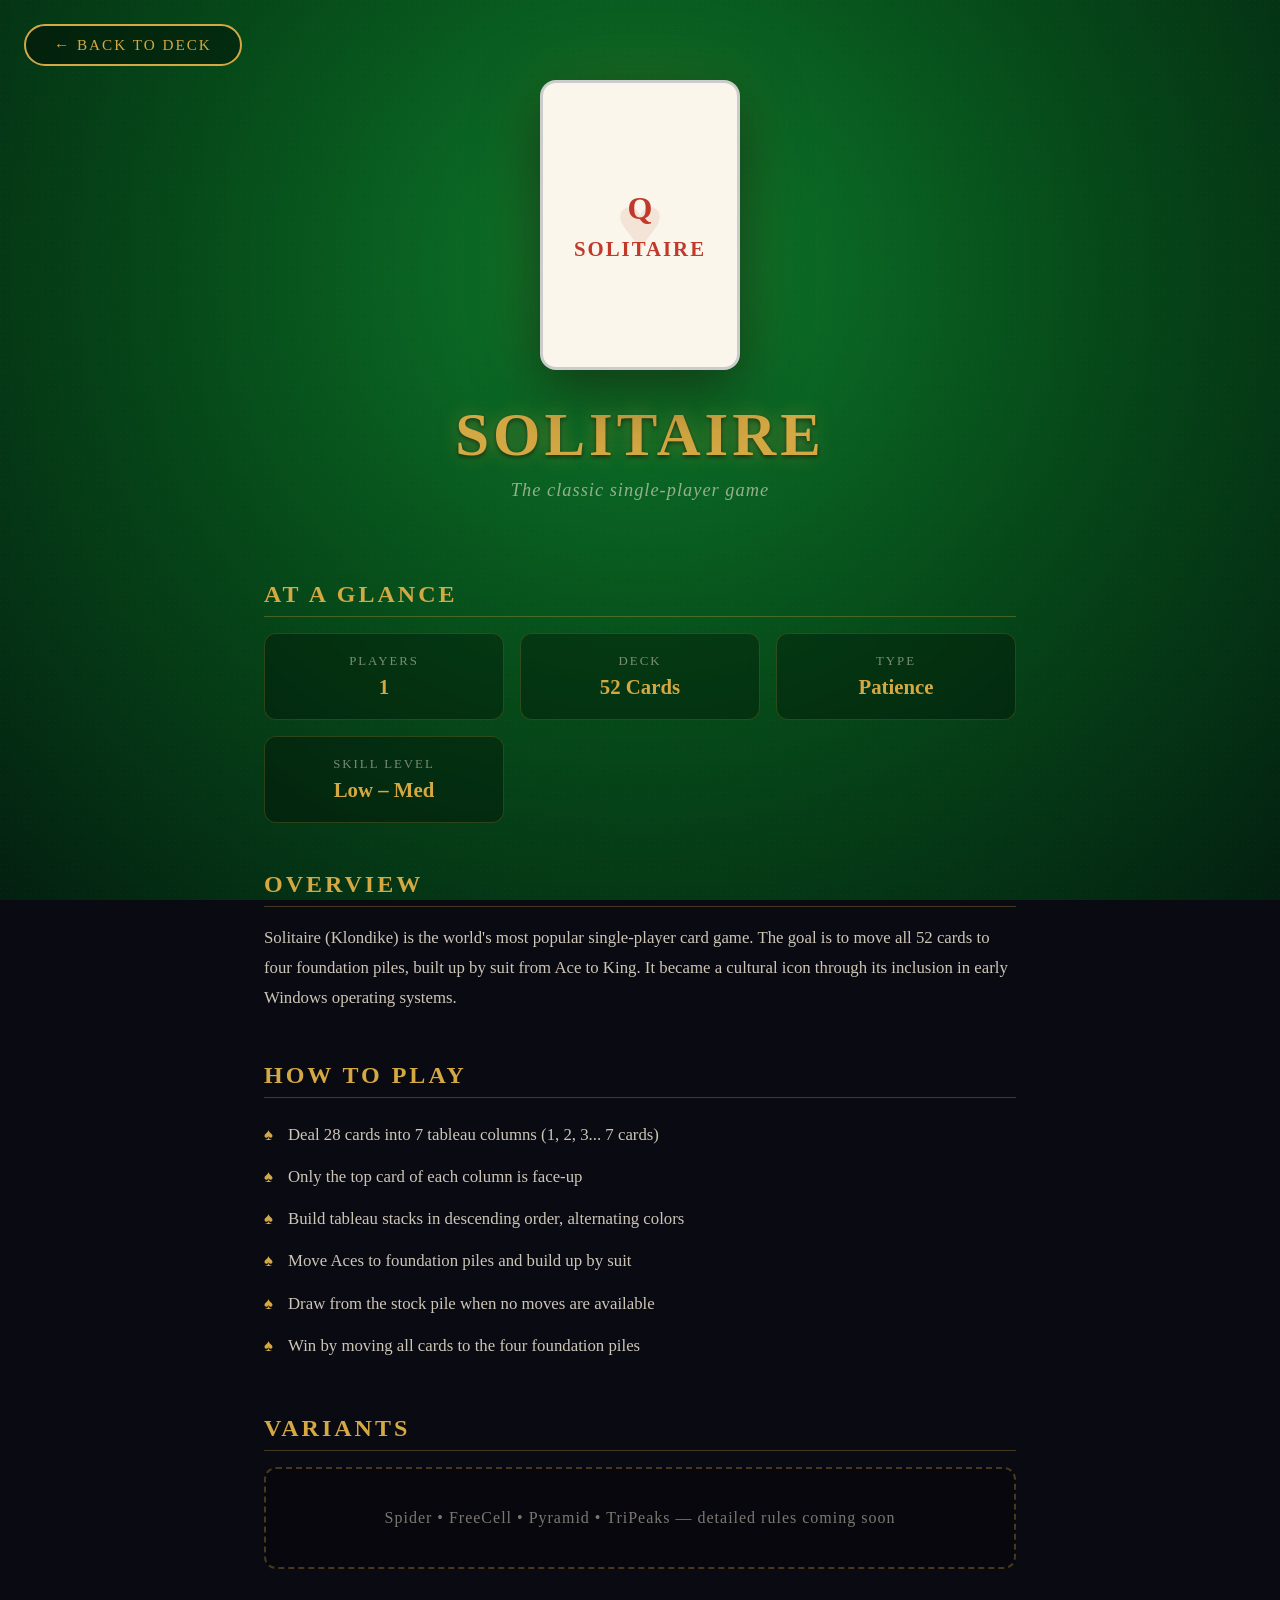
<file: card-archive/games/solitaire.html>
<!DOCTYPE html>
<html lang="en">
<head>
  <meta charset="UTF-8">
  <meta name="viewport" content="width=device-width, initial-scale=1.0">
  <title>Solitaire — Card Game Archive</title>
  <link rel="stylesheet" href="game-style.css">
</head>
<body>
  <div class="felt-bg"></div>
  <a href="../index.html" class="back-btn">&larr; Back to Deck</a>

  <div class="game-hero">
    <div class="hero-card" style="color: #c0392b">
      <span class="big-suit">&#9829;</span>
      <span class="game-rank">Q</span>
      <span class="game-label">Solitaire</span>
    </div>
    <h1 class="game-title">Solitaire</h1>
    <p class="game-tagline">The classic single-player game</p>
  </div>

  <div class="game-content">
    <div class="section">
      <h2 class="section-title">At a Glance</h2>
      <div class="info-grid">
        <div class="info-card">
          <div class="label">Players</div>
          <div class="value">1</div>
        </div>
        <div class="info-card">
          <div class="label">Deck</div>
          <div class="value">52 Cards</div>
        </div>
        <div class="info-card">
          <div class="label">Type</div>
          <div class="value">Patience</div>
        </div>
        <div class="info-card">
          <div class="label">Skill Level</div>
          <div class="value">Low – Med</div>
        </div>
      </div>
    </div>

    <div class="section">
      <h2 class="section-title">Overview</h2>
      <p>Solitaire (Klondike) is the world's most popular single-player card game. The goal is to move all 52 cards to four foundation piles, built up by suit from Ace to King. It became a cultural icon through its inclusion in early Windows operating systems.</p>
    </div>

    <div class="section">
      <h2 class="section-title">How to Play</h2>
      <ul>
        <li>Deal 28 cards into 7 tableau columns (1, 2, 3... 7 cards)</li>
        <li>Only the top card of each column is face-up</li>
        <li>Build tableau stacks in descending order, alternating colors</li>
        <li>Move Aces to foundation piles and build up by suit</li>
        <li>Draw from the stock pile when no moves are available</li>
        <li>Win by moving all cards to the four foundation piles</li>
      </ul>
    </div>

    <div class="section">
      <h2 class="section-title">Variants</h2>
      <div class="placeholder-box">
        Spider &bull; FreeCell &bull; Pyramid &bull; TriPeaks — detailed rules coming soon
      </div>
    </div>
  </div>
</body>
</html>
</file>
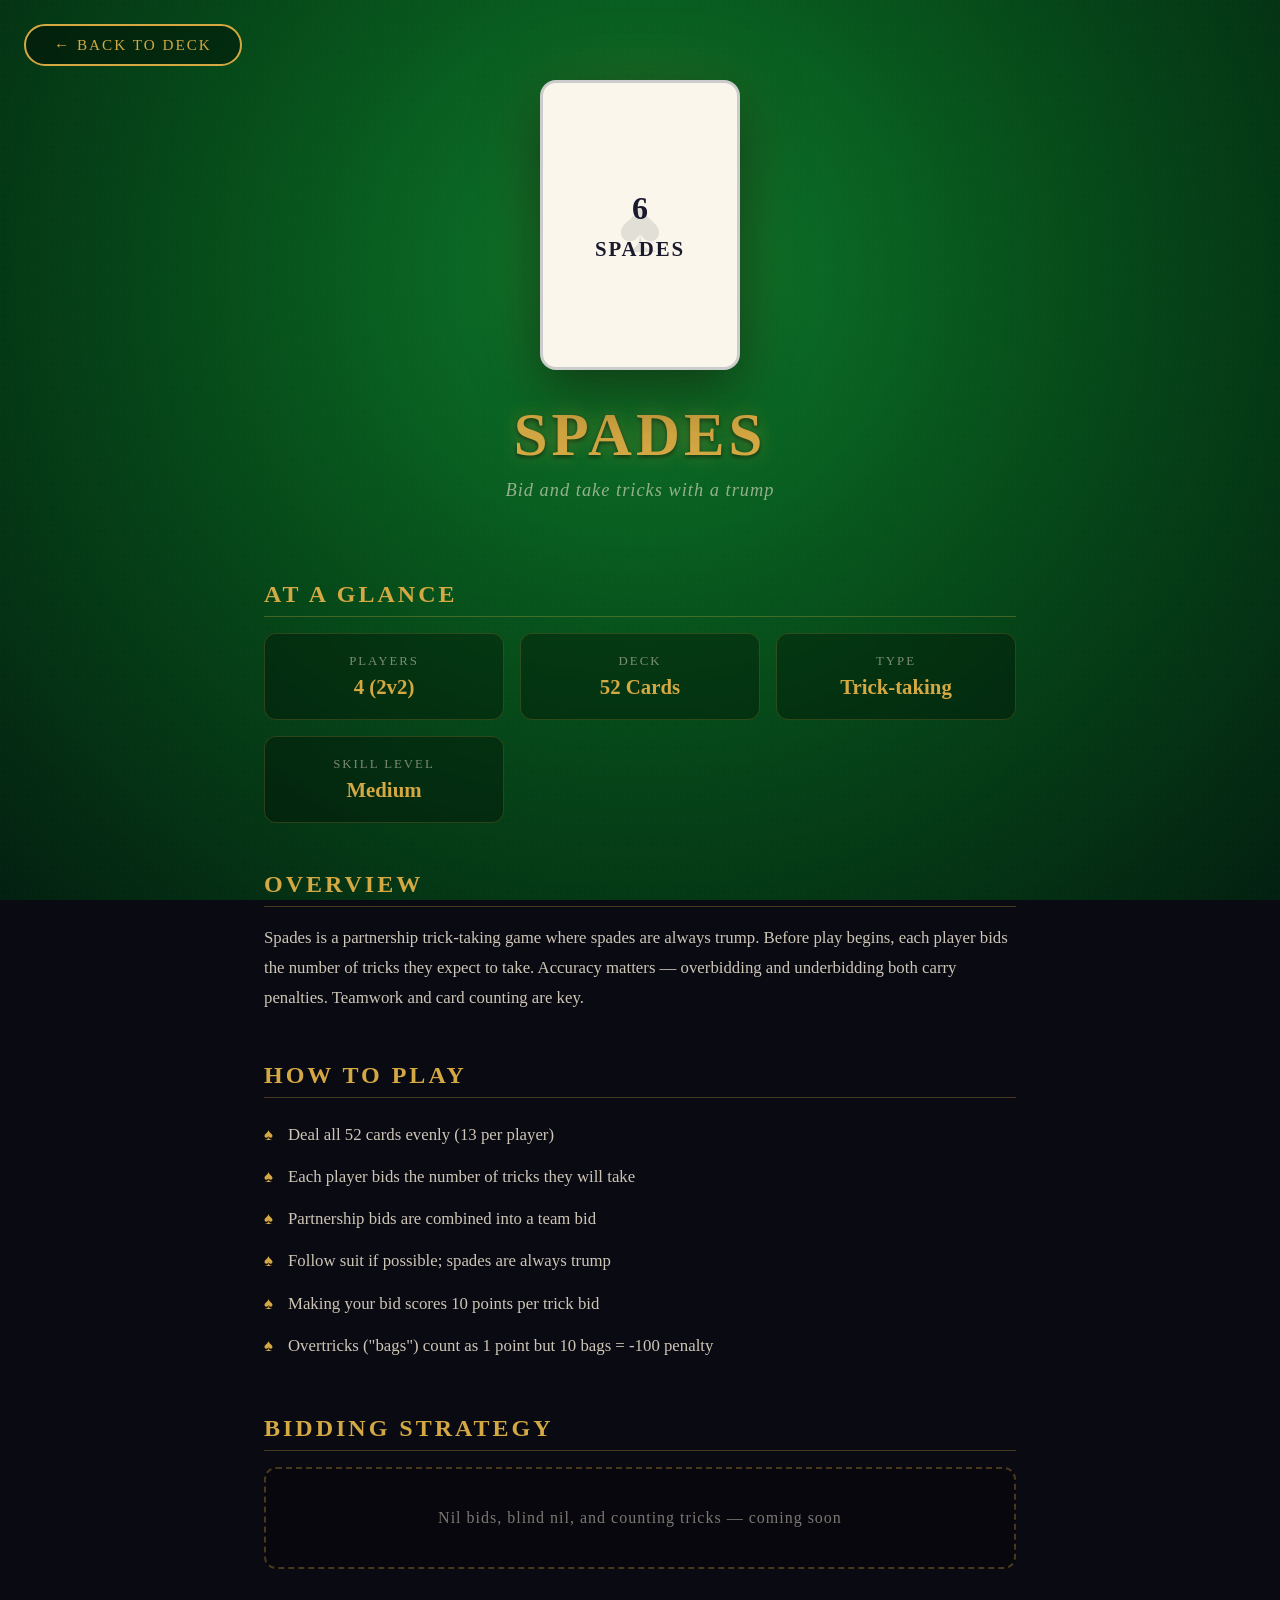
<file: card-archive/games/spades.html>
<!DOCTYPE html>
<html lang="en">
<head>
  <meta charset="UTF-8">
  <meta name="viewport" content="width=device-width, initial-scale=1.0">
  <title>Spades — Card Game Archive</title>
  <link rel="stylesheet" href="game-style.css">
</head>
<body>
  <div class="felt-bg"></div>
  <a href="../index.html" class="back-btn">&larr; Back to Deck</a>

  <div class="game-hero">
    <div class="hero-card" style="color: #1a1a2e">
      <span class="big-suit">&#9824;</span>
      <span class="game-rank">6</span>
      <span class="game-label">Spades</span>
    </div>
    <h1 class="game-title">Spades</h1>
    <p class="game-tagline">Bid and take tricks with a trump</p>
  </div>

  <div class="game-content">
    <div class="section">
      <h2 class="section-title">At a Glance</h2>
      <div class="info-grid">
        <div class="info-card">
          <div class="label">Players</div>
          <div class="value">4 (2v2)</div>
        </div>
        <div class="info-card">
          <div class="label">Deck</div>
          <div class="value">52 Cards</div>
        </div>
        <div class="info-card">
          <div class="label">Type</div>
          <div class="value">Trick-taking</div>
        </div>
        <div class="info-card">
          <div class="label">Skill Level</div>
          <div class="value">Medium</div>
        </div>
      </div>
    </div>

    <div class="section">
      <h2 class="section-title">Overview</h2>
      <p>Spades is a partnership trick-taking game where spades are always trump. Before play begins, each player bids the number of tricks they expect to take. Accuracy matters — overbidding and underbidding both carry penalties. Teamwork and card counting are key.</p>
    </div>

    <div class="section">
      <h2 class="section-title">How to Play</h2>
      <ul>
        <li>Deal all 52 cards evenly (13 per player)</li>
        <li>Each player bids the number of tricks they will take</li>
        <li>Partnership bids are combined into a team bid</li>
        <li>Follow suit if possible; spades are always trump</li>
        <li>Making your bid scores 10 points per trick bid</li>
        <li>Overtricks ("bags") count as 1 point but 10 bags = -100 penalty</li>
      </ul>
    </div>

    <div class="section">
      <h2 class="section-title">Bidding Strategy</h2>
      <div class="placeholder-box">
        Nil bids, blind nil, and counting tricks — coming soon
      </div>
    </div>
  </div>
</body>
</html>
</file>
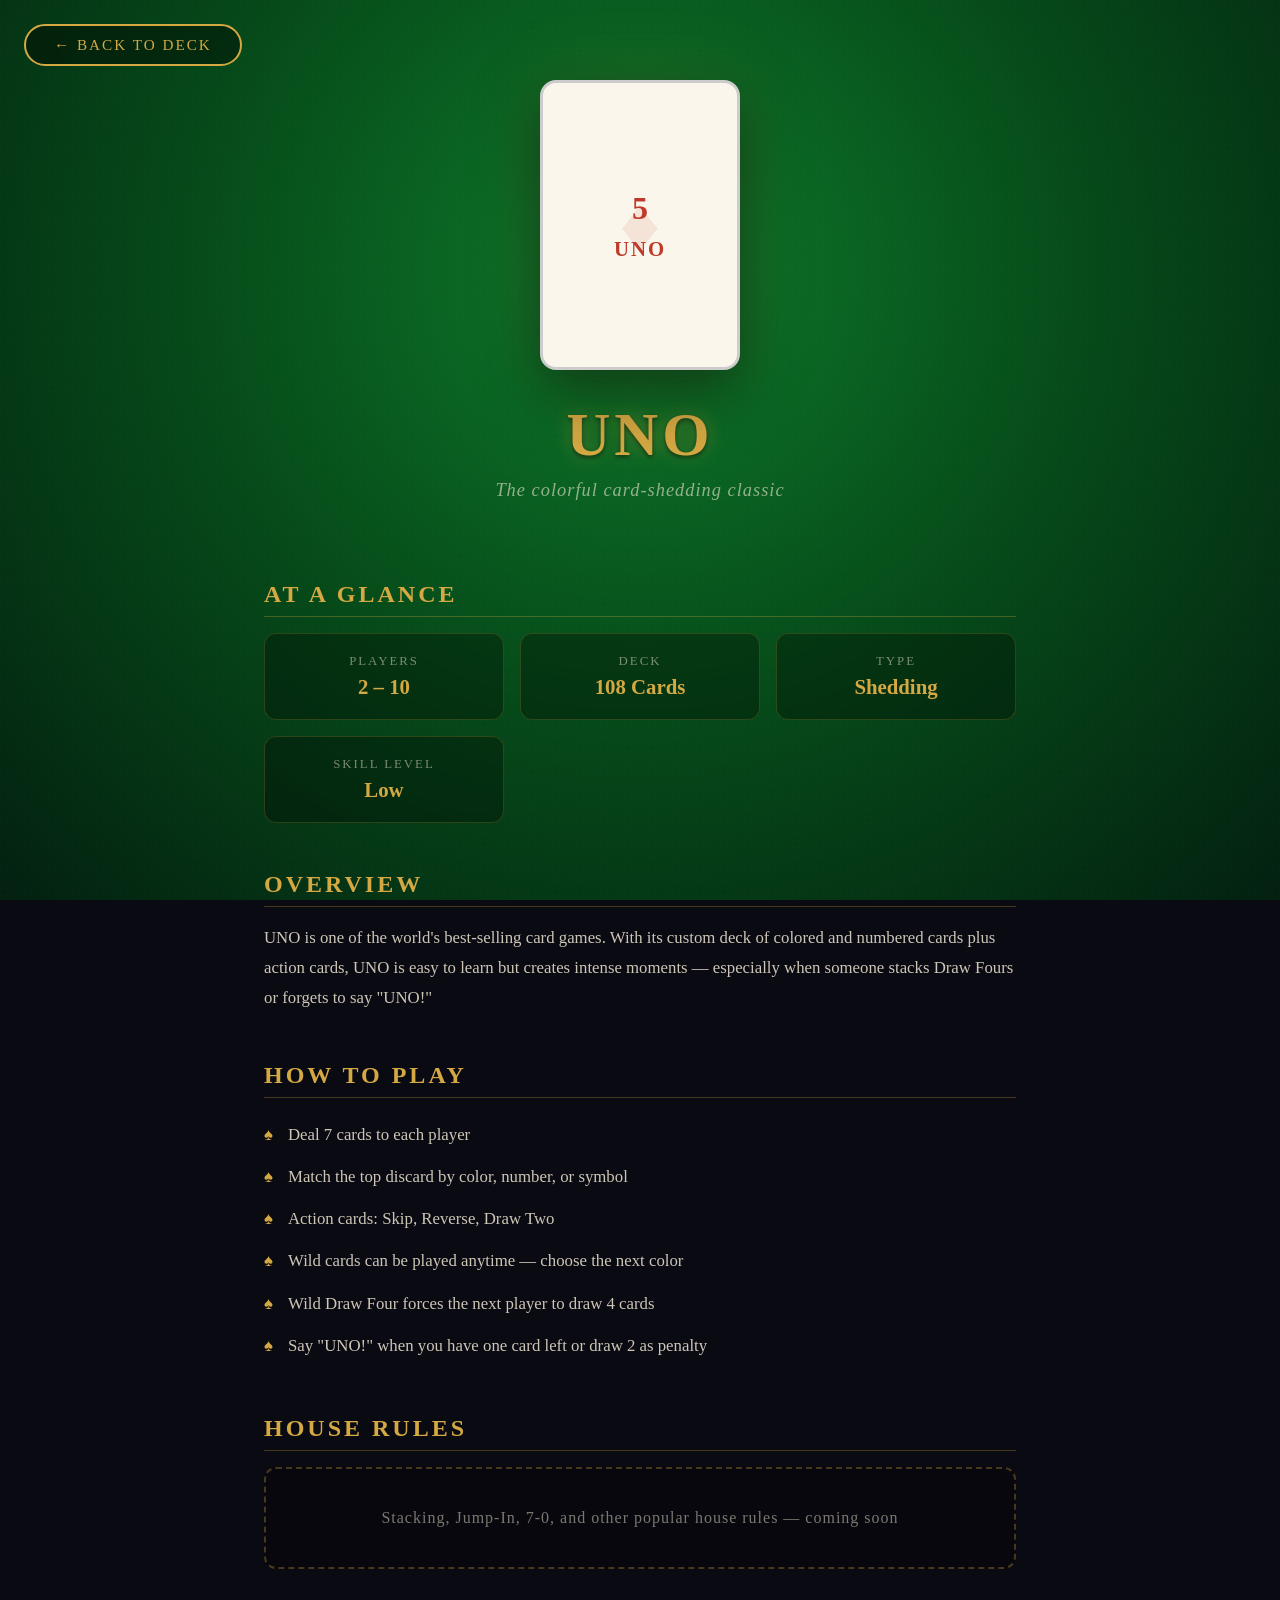
<file: card-archive/games/uno.html>
<!DOCTYPE html>
<html lang="en">
<head>
  <meta charset="UTF-8">
  <meta name="viewport" content="width=device-width, initial-scale=1.0">
  <title>UNO — Card Game Archive</title>
  <link rel="stylesheet" href="game-style.css">
</head>
<body>
  <div class="felt-bg"></div>
  <a href="../index.html" class="back-btn">&larr; Back to Deck</a>

  <div class="game-hero">
    <div class="hero-card" style="color: #c0392b">
      <span class="big-suit">&#9830;</span>
      <span class="game-rank">5</span>
      <span class="game-label">UNO</span>
    </div>
    <h1 class="game-title">UNO</h1>
    <p class="game-tagline">The colorful card-shedding classic</p>
  </div>

  <div class="game-content">
    <div class="section">
      <h2 class="section-title">At a Glance</h2>
      <div class="info-grid">
        <div class="info-card">
          <div class="label">Players</div>
          <div class="value">2 – 10</div>
        </div>
        <div class="info-card">
          <div class="label">Deck</div>
          <div class="value">108 Cards</div>
        </div>
        <div class="info-card">
          <div class="label">Type</div>
          <div class="value">Shedding</div>
        </div>
        <div class="info-card">
          <div class="label">Skill Level</div>
          <div class="value">Low</div>
        </div>
      </div>
    </div>

    <div class="section">
      <h2 class="section-title">Overview</h2>
      <p>UNO is one of the world's best-selling card games. With its custom deck of colored and numbered cards plus action cards, UNO is easy to learn but creates intense moments — especially when someone stacks Draw Fours or forgets to say "UNO!"</p>
    </div>

    <div class="section">
      <h2 class="section-title">How to Play</h2>
      <ul>
        <li>Deal 7 cards to each player</li>
        <li>Match the top discard by color, number, or symbol</li>
        <li>Action cards: Skip, Reverse, Draw Two</li>
        <li>Wild cards can be played anytime — choose the next color</li>
        <li>Wild Draw Four forces the next player to draw 4 cards</li>
        <li>Say "UNO!" when you have one card left or draw 2 as penalty</li>
      </ul>
    </div>

    <div class="section">
      <h2 class="section-title">House Rules</h2>
      <div class="placeholder-box">
        Stacking, Jump-In, 7-0, and other popular house rules — coming soon
      </div>
    </div>
  </div>
</body>
</html>
</file>
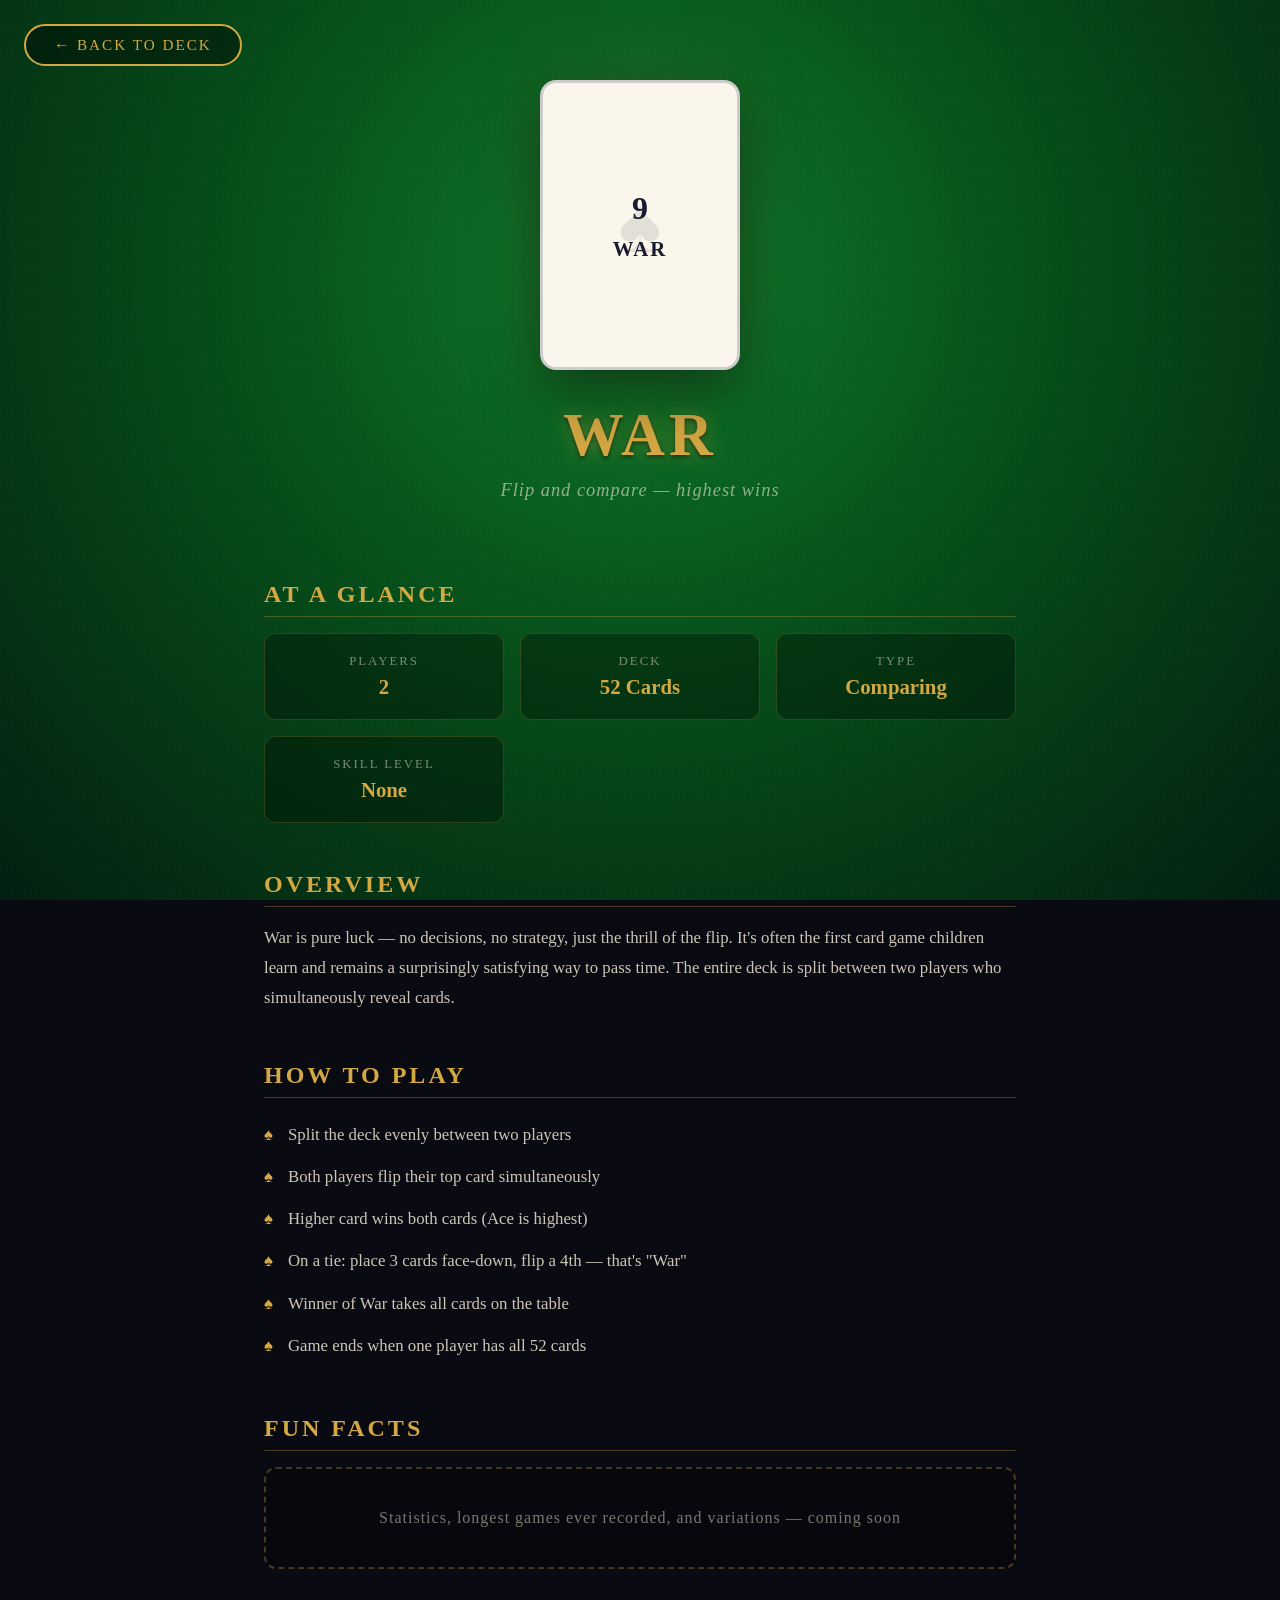
<file: card-archive/games/war.html>
<!DOCTYPE html>
<html lang="en">
<head>
  <meta charset="UTF-8">
  <meta name="viewport" content="width=device-width, initial-scale=1.0">
  <title>War — Card Game Archive</title>
  <link rel="stylesheet" href="game-style.css">
</head>
<body>
  <div class="felt-bg"></div>
  <a href="../index.html" class="back-btn">&larr; Back to Deck</a>

  <div class="game-hero">
    <div class="hero-card" style="color: #1a1a2e">
      <span class="big-suit">&#9824;</span>
      <span class="game-rank">9</span>
      <span class="game-label">War</span>
    </div>
    <h1 class="game-title">War</h1>
    <p class="game-tagline">Flip and compare — highest wins</p>
  </div>

  <div class="game-content">
    <div class="section">
      <h2 class="section-title">At a Glance</h2>
      <div class="info-grid">
        <div class="info-card">
          <div class="label">Players</div>
          <div class="value">2</div>
        </div>
        <div class="info-card">
          <div class="label">Deck</div>
          <div class="value">52 Cards</div>
        </div>
        <div class="info-card">
          <div class="label">Type</div>
          <div class="value">Comparing</div>
        </div>
        <div class="info-card">
          <div class="label">Skill Level</div>
          <div class="value">None</div>
        </div>
      </div>
    </div>

    <div class="section">
      <h2 class="section-title">Overview</h2>
      <p>War is pure luck — no decisions, no strategy, just the thrill of the flip. It's often the first card game children learn and remains a surprisingly satisfying way to pass time. The entire deck is split between two players who simultaneously reveal cards.</p>
    </div>

    <div class="section">
      <h2 class="section-title">How to Play</h2>
      <ul>
        <li>Split the deck evenly between two players</li>
        <li>Both players flip their top card simultaneously</li>
        <li>Higher card wins both cards (Ace is highest)</li>
        <li>On a tie: place 3 cards face-down, flip a 4th — that's "War"</li>
        <li>Winner of War takes all cards on the table</li>
        <li>Game ends when one player has all 52 cards</li>
      </ul>
    </div>

    <div class="section">
      <h2 class="section-title">Fun Facts</h2>
      <div class="placeholder-box">
        Statistics, longest games ever recorded, and variations — coming soon
      </div>
    </div>
  </div>
</body>
</html>
</file>
<file: card-archive/style.css>
/* ── Reset & Base ─────────────────────────────────── */
*, *::before, *::after { margin: 0; padding: 0; box-sizing: border-box; }

:root {
  --felt: #0b6623;
  --felt-dark: #064a19;
  --gold: #d4a843;
  --card-w: 180px;
  --card-h: 260px;
  --card-radius: 14px;
}

body {
  min-height: 100vh;
  overflow-x: hidden;
  font-family: 'Georgia', 'Times New Roman', serif;
  color: #f0e6d3;
  background: #0a0a12;
}

/* ── Felt background ──────────────────────────────── */
.felt-bg {
  position: fixed; inset: 0; z-index: -2;
  background:
    radial-gradient(ellipse at 50% 40%, #0d7a2b 0%, #064a19 50%, #032010 100%);
}
.felt-bg::after {
  content: '';
  position: fixed; inset: 0; z-index: -1;
  background-image: url("data:image/svg+xml,%3Csvg width='6' height='6' xmlns='http://www.w3.org/2000/svg'%3E%3Crect width='1' height='1' fill='rgba(255,255,255,0.03)'/%3E%3C/svg%3E");
  pointer-events: none;
}

/* ── Header ───────────────────────────────────────── */
header {
  text-align: center;
  padding: 40px 20px 10px;
  position: relative; z-index: 2;
}
.title {
  font-size: clamp(2rem, 5vw, 3.6rem);
  font-weight: 700;
  letter-spacing: 4px;
  text-transform: uppercase;
  color: var(--gold);
  text-shadow:
    0 0 20px rgba(212,168,67,0.4),
    0 2px 4px rgba(0,0,0,0.6);
}
.subtitle {
  margin-top: 8px;
  font-size: 1.05rem;
  color: rgba(240,230,211,0.6);
  letter-spacing: 2px;
}

/* ── Table scene (3D container) ───────────────────── */
.table-scene {
  perspective: 1200px;
  display: flex;
  justify-content: center;
  align-items: center;
  padding: 40px 20px 20px;
  position: relative; z-index: 2;
}

.deck {
  display: flex;
  flex-wrap: wrap;
  justify-content: center;
  gap: 30px;
  max-width: 1100px;
  transform-style: preserve-3d;
}

/* ── Individual card ──────────────────────────────── */
.card-container {
  width: var(--card-w);
  height: var(--card-h);
  perspective: 900px;
  cursor: pointer;
}

.card {
  width: 100%;
  height: 100%;
  position: relative;
  transform-style: preserve-3d;
  transition: transform 0.6s cubic-bezier(0.34, 1.56, 0.64, 1);
}

.card-container:hover .card {
  transform: rotateY(180deg);
}

.card-face {
  position: absolute;
  inset: 0;
  border-radius: var(--card-radius);
  backface-visibility: hidden;
  -webkit-backface-visibility: hidden;
  display: flex;
  flex-direction: column;
  overflow: hidden;
}

/* ── Card back (visible by default) ───────────────── */
.card-back {
  background:
    repeating-conic-gradient(#1a1a6e 0% 25%, #12124e 0% 50%) 0 0 / 20px 20px,
    linear-gradient(135deg, #1a1a6e, #12124e);
  border: 3px solid #d4a843;
  box-shadow:
    0 8px 32px rgba(0,0,0,0.5),
    inset 0 0 60px rgba(212,168,67,0.08);
  display: flex;
  align-items: center;
  justify-content: center;
}
.card-back::before {
  content: '';
  width: 80%;
  height: 80%;
  border: 2px solid rgba(212,168,67,0.4);
  border-radius: 8px;
  background:
    radial-gradient(circle, rgba(212,168,67,0.12) 0%, transparent 70%);
}
.card-back::after {
  content: '\2660';
  position: absolute;
  font-size: 3rem;
  color: rgba(212,168,67,0.25);
}

/* ── Card front (revealed on hover) ───────────────── */
.card-front {
  transform: rotateY(180deg);
  background: #faf6eb;
  border: 3px solid #ccc;
  box-shadow:
    0 8px 32px rgba(0,0,0,0.4),
    inset 0 0 40px rgba(0,0,0,0.03);
  color: #1a1a2e;
  padding: 14px;
  justify-content: space-between;
}

/* Rank + suit corners */
.card-corner {
  display: flex;
  flex-direction: column;
  align-items: center;
  line-height: 1;
}
.card-corner.bottom {
  align-self: flex-end;
  transform: rotate(180deg);
}
.card-rank {
  font-size: 1.5rem;
  font-weight: 700;
}
.card-suit-small {
  font-size: 1.2rem;
}

/* Center area */
.card-center {
  display: flex;
  flex-direction: column;
  align-items: center;
  justify-content: center;
  flex: 1;
  text-align: center;
  gap: 8px;
}
.card-game-name {
  font-size: 1.35rem;
  font-weight: 700;
  letter-spacing: 1px;
  text-transform: uppercase;
}
.card-big-suit {
  font-size: 2.6rem;
  opacity: 0.15;
  position: absolute;
  top: 50%;
  left: 50%;
  transform: translate(-50%, -50%);
  pointer-events: none;
}
.card-desc {
  font-size: 0.82rem;
  color: #666;
  font-style: italic;
  max-width: 140px;
}
.card-play-hint {
  font-size: 0.72rem;
  color: #999;
  letter-spacing: 1px;
  text-transform: uppercase;
  margin-top: 4px;
  opacity: 0;
  transition: opacity 0.3s;
}
.card-container:hover .card-play-hint {
  opacity: 1;
}

/* ── Card entrance & shuffle animations ───────────── */
.card-container {
  opacity: 0;
  animation: dealIn 0.5s ease forwards;
}
@keyframes dealIn {
  from {
    opacity: 0;
    transform: translateY(-200px) rotateZ(40deg) scale(0.4);
  }
  to {
    opacity: 1;
    transform: translateY(0) rotateZ(0deg) scale(1);
  }
}

/* Shuffle animation class */
.card-container.shuffling {
  animation: shuffleCard 0.6s ease;
}
@keyframes shuffleCard {
  0%   { transform: translateY(0) rotateZ(0) scale(1); }
  25%  { transform: translateY(-80px) rotateZ(-15deg) scale(0.9); }
  50%  { transform: translateY(-40px) rotateZ(10deg) scale(0.95) translateX(30px); }
  75%  { transform: translateY(-60px) rotateZ(-5deg) scale(0.92) translateX(-20px); }
  100% { transform: translateY(0) rotateZ(0) scale(1); }
}

/* 3D tilt on mouse move (applied via JS) */
.card-container.tilt {
  transition: transform 0.1s ease-out;
}

/* ── Shuffle button ───────────────────────────────── */
.shuffle-btn-wrap {
  display: flex;
  justify-content: center;
  padding: 20px;
  position: relative; z-index: 2;
}
.shuffle-btn {
  font-family: inherit;
  font-size: 1.1rem;
  letter-spacing: 3px;
  text-transform: uppercase;
  color: var(--gold);
  background: rgba(0,0,0,0.35);
  border: 2px solid var(--gold);
  border-radius: 50px;
  padding: 14px 48px;
  cursor: pointer;
  transition: all 0.3s ease;
  backdrop-filter: blur(4px);
}
.shuffle-btn:hover {
  background: var(--gold);
  color: #0a0a12;
  box-shadow: 0 0 30px rgba(212,168,67,0.4);
}
.shuffle-btn:active {
  transform: scale(0.95);
}

/* ── Particle canvas ──────────────────────────────── */
#particles {
  position: fixed;
  inset: 0;
  z-index: 1;
  pointer-events: none;
}

/* ── Responsive ───────────────────────────────────── */
@media (max-width: 700px) {
  :root {
    --card-w: 140px;
    --card-h: 200px;
  }
  .deck { gap: 16px; }
  .card-game-name { font-size: 1.05rem; }
  .card-rank { font-size: 1.2rem; }
}
</file>
<file: card-archive/games/game-style.css>
/* ── Shared game page styles ──────────────────────── */
*, *::before, *::after { margin: 0; padding: 0; box-sizing: border-box; }

:root {
  --accent: #d4a843;
  --bg: #0a0a12;
}

body {
  min-height: 100vh;
  font-family: 'Georgia', 'Times New Roman', serif;
  color: #f0e6d3;
  background: var(--bg);
  overflow-x: hidden;
}

/* Felt background */
.felt-bg {
  position: fixed; inset: 0; z-index: -1;
  background:
    radial-gradient(ellipse at 50% 30%, #0d7a2b 0%, #064a19 50%, #032010 100%);
}
.felt-bg::after {
  content: '';
  position: fixed; inset: 0;
  background-image: url("data:image/svg+xml,%3Csvg width='6' height='6' xmlns='http://www.w3.org/2000/svg'%3E%3Crect width='1' height='1' fill='rgba(255,255,255,0.03)'/%3E%3C/svg%3E");
  pointer-events: none;
}

/* Back button */
.back-btn {
  position: fixed;
  top: 24px; left: 24px;
  z-index: 100;
  font-family: inherit;
  font-size: 0.95rem;
  letter-spacing: 2px;
  text-transform: uppercase;
  text-decoration: none;
  color: var(--accent);
  background: rgba(0,0,0,0.4);
  border: 2px solid var(--accent);
  border-radius: 50px;
  padding: 10px 28px;
  cursor: pointer;
  transition: all 0.3s ease;
  backdrop-filter: blur(4px);
}
.back-btn:hover {
  background: var(--accent);
  color: #0a0a12;
  box-shadow: 0 0 25px rgba(212,168,67,0.4);
}

/* Hero section */
.game-hero {
  display: flex;
  flex-direction: column;
  align-items: center;
  justify-content: center;
  min-height: 60vh;
  padding: 80px 20px 40px;
  text-align: center;
}

.hero-card {
  width: 200px;
  height: 290px;
  background: #faf6eb;
  border-radius: 16px;
  border: 3px solid #ccc;
  box-shadow:
    0 20px 60px rgba(0,0,0,0.5),
    0 0 80px rgba(212,168,67,0.15);
  display: flex;
  flex-direction: column;
  align-items: center;
  justify-content: center;
  gap: 10px;
  color: #1a1a2e;
  margin-bottom: 30px;
  animation: floatCard 3s ease-in-out infinite;
  position: relative;
  overflow: hidden;
}
.hero-card .big-suit {
  font-size: 5rem;
  opacity: 0.1;
  position: absolute;
}
.hero-card .game-rank {
  font-size: 2rem;
  font-weight: 700;
}
.hero-card .game-label {
  font-size: 1.3rem;
  font-weight: 700;
  letter-spacing: 2px;
  text-transform: uppercase;
}

@keyframes floatCard {
  0%, 100% { transform: translateY(0) rotateZ(-2deg); }
  50%      { transform: translateY(-15px) rotateZ(2deg); }
}

.game-title {
  font-size: clamp(2.2rem, 5vw, 3.8rem);
  font-weight: 700;
  letter-spacing: 4px;
  text-transform: uppercase;
  color: var(--accent);
  text-shadow: 0 0 20px rgba(212,168,67,0.4), 0 2px 4px rgba(0,0,0,0.6);
}

.game-tagline {
  margin-top: 10px;
  font-size: 1.15rem;
  color: rgba(240,230,211,0.6);
  font-style: italic;
  letter-spacing: 1px;
}

/* Content sections */
.game-content {
  max-width: 800px;
  margin: 0 auto;
  padding: 40px 24px 80px;
}

.section {
  margin-bottom: 48px;
}

.section-title {
  font-size: 1.5rem;
  color: var(--accent);
  letter-spacing: 3px;
  text-transform: uppercase;
  margin-bottom: 16px;
  padding-bottom: 8px;
  border-bottom: 1px solid rgba(212,168,67,0.3);
}

.section p,
.section li {
  font-size: 1.05rem;
  line-height: 1.8;
  color: rgba(240,230,211,0.85);
}

.section ul {
  list-style: none;
  padding: 0;
}
.section ul li {
  padding: 6px 0;
  padding-left: 24px;
  position: relative;
}
.section ul li::before {
  content: '♠';
  position: absolute;
  left: 0;
  color: var(--accent);
}

/* Info grid */
.info-grid {
  display: grid;
  grid-template-columns: repeat(auto-fit, minmax(180px, 1fr));
  gap: 16px;
  margin-top: 12px;
}
.info-card {
  background: rgba(0,0,0,0.3);
  border: 1px solid rgba(212,168,67,0.2);
  border-radius: 12px;
  padding: 20px;
  text-align: center;
  backdrop-filter: blur(4px);
}
.info-card .label {
  font-size: 0.8rem;
  letter-spacing: 2px;
  text-transform: uppercase;
  color: rgba(240,230,211,0.5);
  margin-bottom: 6px;
}
.info-card .value {
  font-size: 1.3rem;
  color: var(--accent);
  font-weight: 700;
}

/* Placeholder content box */
.placeholder-box {
  background: rgba(0,0,0,0.25);
  border: 2px dashed rgba(212,168,67,0.3);
  border-radius: 12px;
  padding: 40px 24px;
  text-align: center;
  color: rgba(240,230,211,0.5);
  font-size: 1rem;
  letter-spacing: 1px;
}

/* Responsive */
@media (max-width: 600px) {
  .hero-card { width: 150px; height: 220px; }
  .game-content { padding: 24px 16px 60px; }
}
</file>
